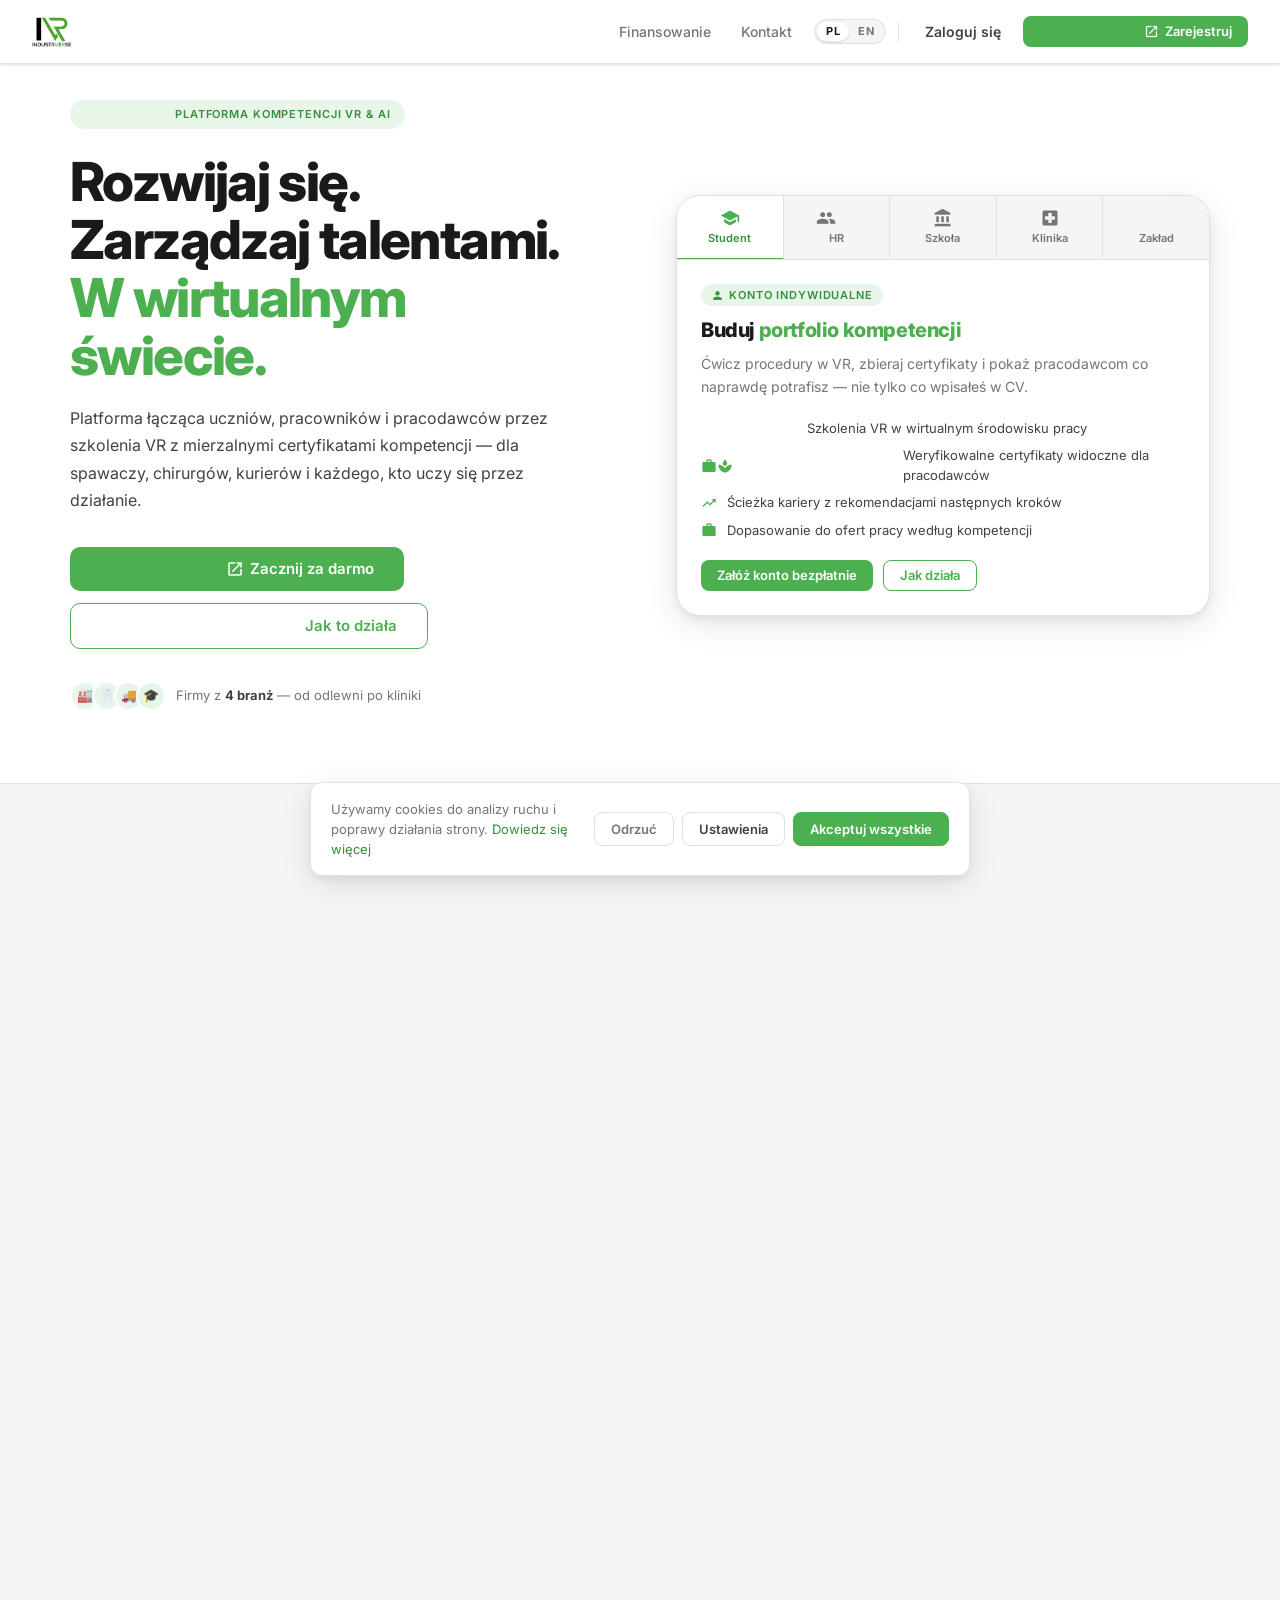
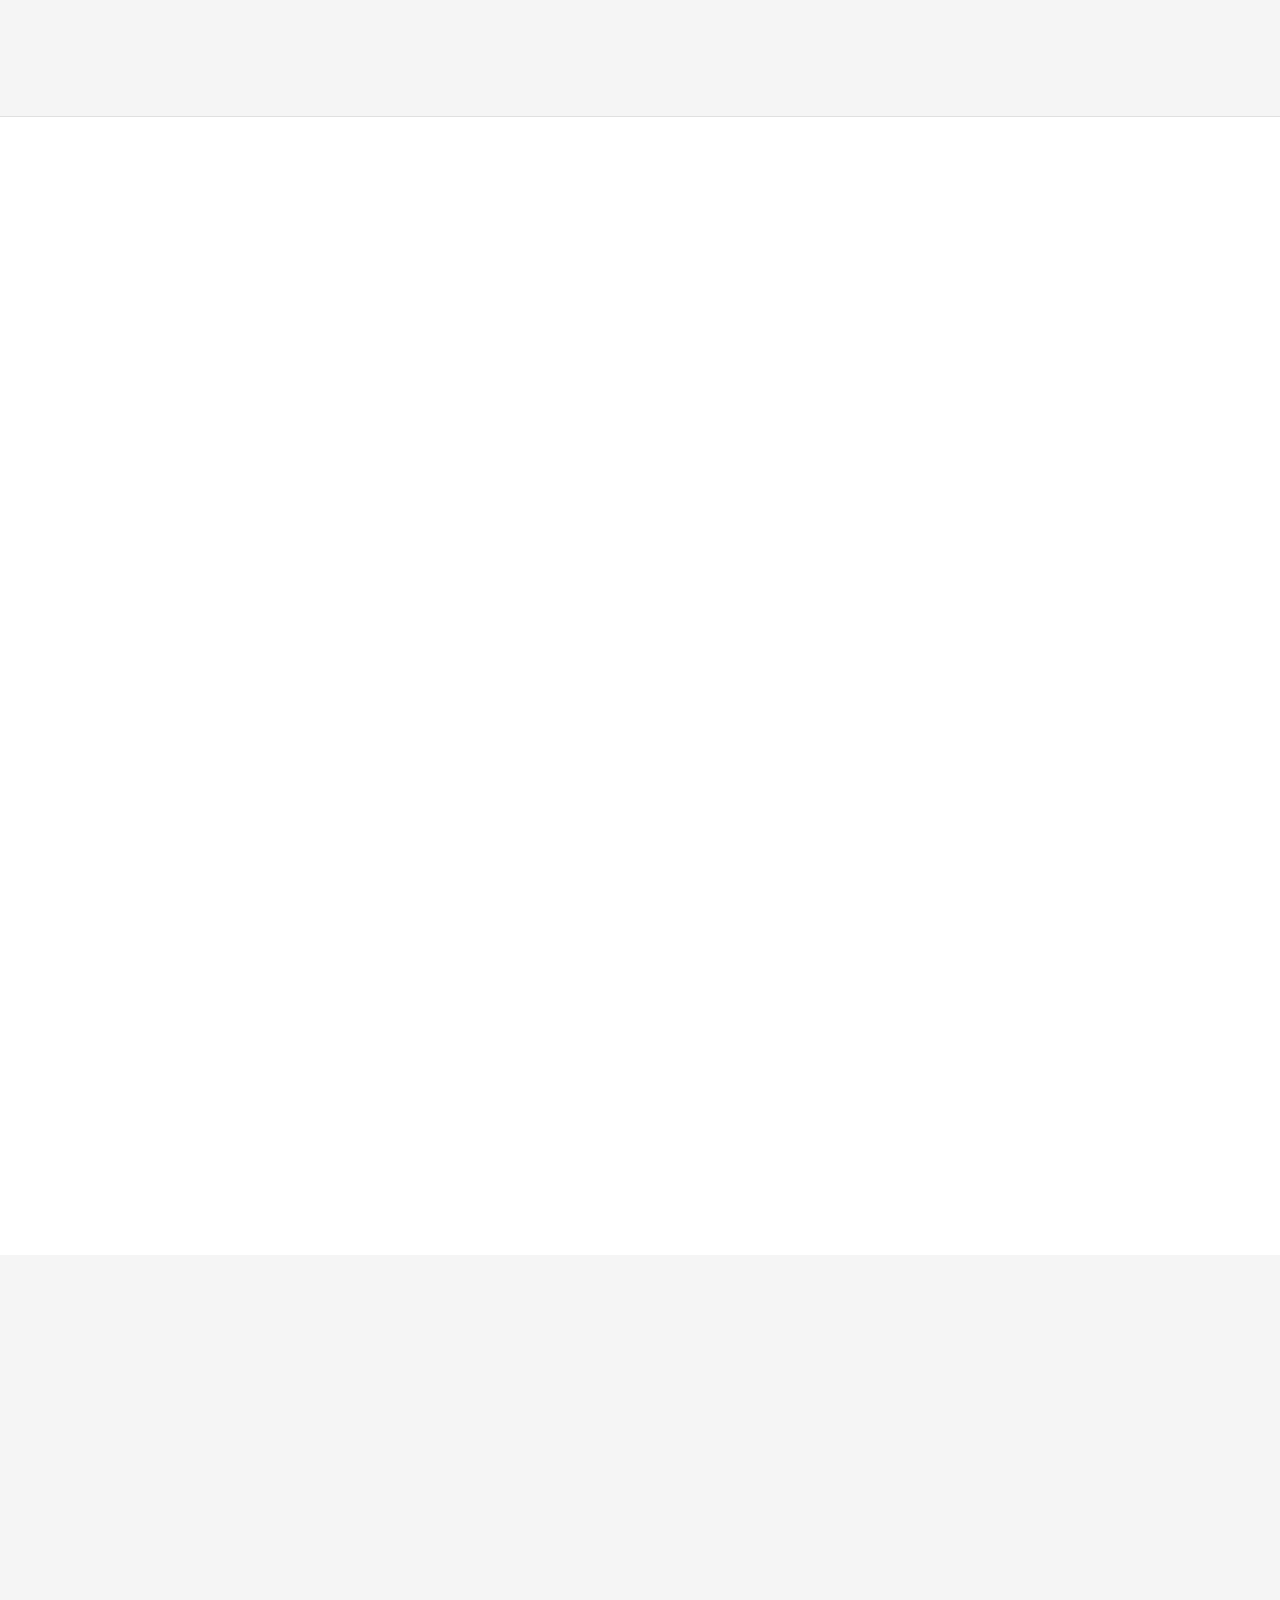
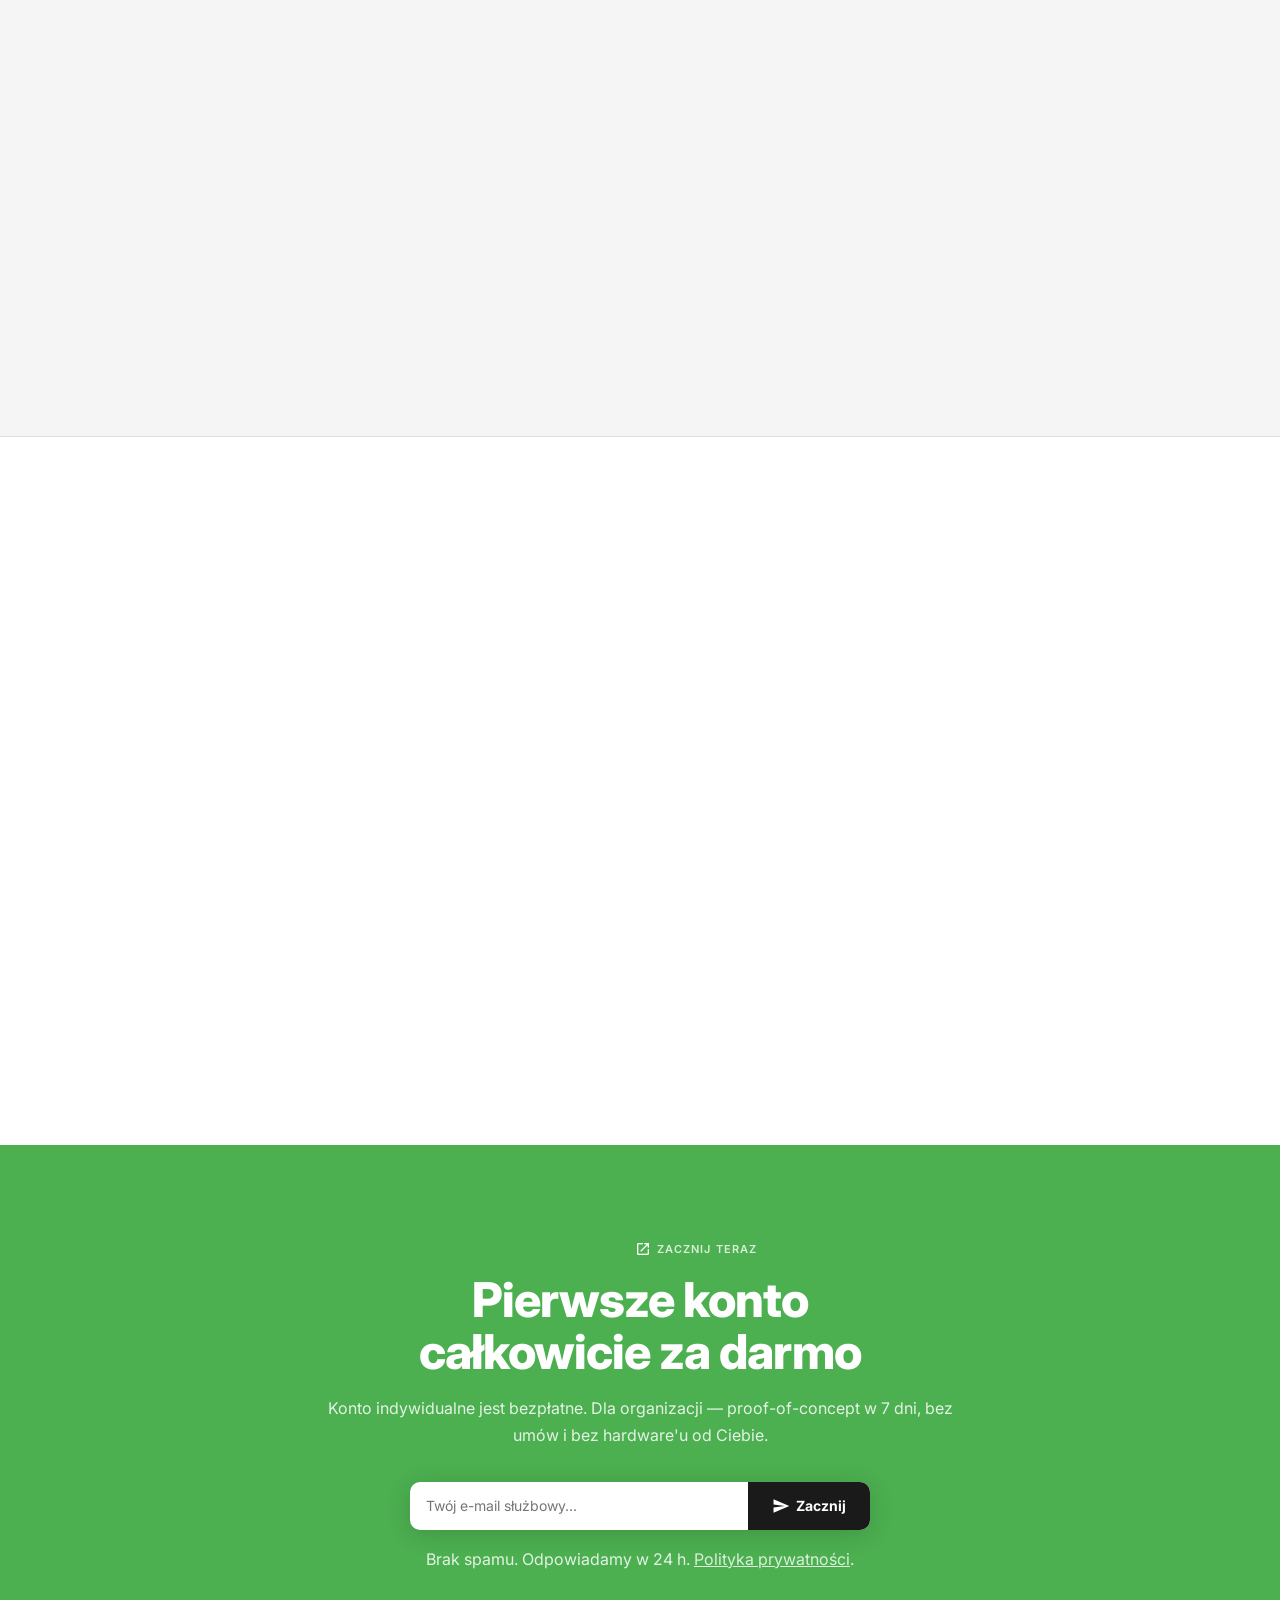
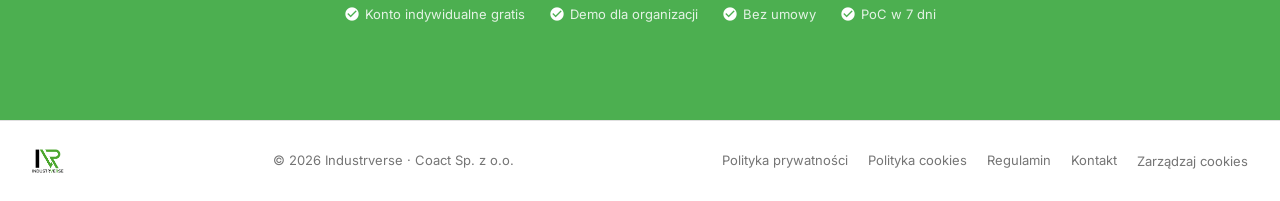
<file: index.html>
<!DOCTYPE html>
<html lang="pl">
<head>
  <meta charset="UTF-8">
  <meta name="viewport" content="width=device-width, initial-scale=1.0">
  <meta name="description" content="Industrverse — platforma szkoleń VR i AI dla uczniów, pracowników i organizacji. Buduj kompetencje, zarządzaj talentami, mierz ROI szkoleń.">
  <title>Industrverse — Rozwijaj kompetencje. Zarządzaj talentami.</title>

  <!-- Open Graph -->
  <meta property="og:title" content="Industrverse — Rozwijaj kompetencje. Zarządzaj talentami.">
  <meta property="og:description" content="Platforma szkoleń VR i AI. Certyfikaty kompetencji, zarządzanie talentami, onboarding 2× szybciej.">
  <meta property="og:type" content="website">
  <meta property="og:url" content="https://industrverse.com">

  <!-- Fonts: Inter -->
  <link rel="preconnect" href="https://fonts.googleapis.com">
  <link rel="preconnect" href="https://fonts.gstatic.com" crossorigin>
  <link href="https://fonts.googleapis.com/css2?family=Inter:wght@300;400;500;600;700;800&display=swap" rel="stylesheet">

  <!-- Favicon -->
  <link rel="icon" type="image/png" href="img/favicon.png?v=2">
  <link rel="shortcut icon" href="img/favicon.png?v=2">
  <link rel="apple-touch-icon" href="img/favicon.png?v=2">

  <!-- Material Icons (MUI) -->
  <link href="https://fonts.googleapis.com/icon?family=Material+Icons" rel="stylesheet">

  <!-- Styles -->
  <link rel="stylesheet" href="css/variables.css">
  <link rel="stylesheet" href="css/base.css">
  <link rel="stylesheet" href="css/nav.css">
  <link rel="stylesheet" href="css/hero.css">
  <link rel="stylesheet" href="css/sections.css">
  <link rel="stylesheet" href="css/cta.css">
  <link rel="stylesheet" href="css/cookies.css">
</head>
<body>

<!-- ══════════════════════════════════════════════════════════
     NAVIGATION
══════════════════════════════════════════════════════════ -->
<nav>
  <a href="/" class="nav-logo">
    <img src="img/logo.png" alt="Industrverse" class="nav-logo-img">
  </a>

  <ul role="navigation" aria-label="Menu główne" class="nav-links">
    <li><a href="/finansowanie" data-i18n="nav_financing">Finansowanie</a></li>
    <li><a href="mailto:contact@industrverse.com" data-i18n="nav_contact">Kontakt</a></li>
  </ul>

  <div class="nav-actions">
    <div class="lang-toggle" role="group" aria-label="Język">
      <button class="lang-btn active" data-lang="pl">PL</button>
      <button class="lang-btn" data-lang="en">EN</button>
    </div>
    <div class="nav-divider" aria-hidden="true"></div>
    <a href="https://app.industrverse.com/login" class="nav-login" data-i18n="nav_login">Zaloguj się</a>
    <a href="https://app.industrverse.com/register" class="btn btn-green btn-sm">
      <span class="material-icons">rocket_launch</span>
      <span data-i18n="nav_register">Zarejestruj</span>
    </a>
  </div>
</nav>


<!-- ══════════════════════════════════════════════════════════
     HERO
══════════════════════════════════════════════════════════ -->
<section id="hero" aria-labelledby="hero-heading">
  <div class="hero-inner">

    <!-- Left: headline + CTA -->
    <div class="hero-left">
      <div class="hero-eyebrow">
        <span class="material-icons" aria-hidden="true">vrpano</span>
        <span data-i18n="hero_eyebrow">Platforma kompetencji VR &amp; AI</span>
      </div>

      <h1 id="hero-heading" class="hero-h">
        <span class="b" data-i18n="hero_h1_1">Rozwijaj się.</span>
        <span class="b" data-i18n="hero_h1_2">Zarządzaj talentami.</span>
        <span class="g" data-i18n="hero_h1_3">W wirtualnym świecie.</span>
      </h1>

      <p class="hero-sub" data-i18n="hero_sub">
        Platforma łącząca uczniów, pracowników i pracodawców przez szkolenia VR
        z mierzalnymi certyfikatami kompetencji — dla spawaczy, chirurgów, kurierów
        i każdego, kto uczy się przez działanie.
      </p>

      <div class="hero-actions">
        <a href="https://app.industrverse.com/register" class="btn btn-green btn-lg">
          <span class="material-icons" aria-hidden="true">rocket_launch</span>
          <span data-i18n="hero_cta_primary">Zacznij za darmo</span>
        </a>
        <a href="#how" class="btn btn-outline btn-lg">
          <span class="material-icons" aria-hidden="true">play_circle</span>
          <span data-i18n="hero_cta_secondary">Jak to działa</span>
        </a>
      </div>

      <div class="hero-trust">
        <div class="trust-faces" aria-hidden="true">
          <div class="tf">🏭</div>
          <div class="tf">🦷</div>
          <div class="tf">🚚</div>
          <div class="tf">🎓</div>
        </div>
        <p class="trust-txt" data-i18n-html="hero_trust_html">
          Firmy z <strong>4 branż</strong> — od odlewni po kliniki
        </p>
      </div>
    </div>

    <!-- Right: persona switcher -->
    <div class="hero-right">
      <div class="ps-card" role="region" aria-label="Wybierz swój profil">

        <!-- Tabs -->
        <div class="ps-tabs" role="tablist" aria-label="Typy użytkowników">
          <button class="ps-tab active" data-panel="student" role="tab" aria-selected="true" aria-controls="panel-student">
            <span class="material-icons" aria-hidden="true">school</span>
            <span data-i18n="tab_student">Student</span>
          </button>
          <button class="ps-tab" data-panel="hr" role="tab" aria-selected="false" aria-controls="panel-hr">
            <span class="material-icons" aria-hidden="true">groups</span>
            <span data-i18n="tab_hr">HR</span>
          </button>
          <button class="ps-tab" data-panel="edu" role="tab" aria-selected="false" aria-controls="panel-edu">
            <span class="material-icons" aria-hidden="true">account_balance</span>
            <span data-i18n="tab_edu">Szkoła</span>
          </button>
          <button class="ps-tab" data-panel="med" role="tab" aria-selected="false" aria-controls="panel-med">
            <span class="material-icons" aria-hidden="true">local_hospital</span>
            <span data-i18n="tab_med">Klinika</span>
          </button>
          <button class="ps-tab" data-panel="industry" role="tab" aria-selected="false" aria-controls="panel-industry">
            <span class="material-icons" aria-hidden="true">factory</span>
            <span data-i18n="tab_industry">Zakład</span>
          </button>
        </div>

        <!-- Panel: Student -->
        <div class="ps-panel active" id="panel-student" role="tabpanel">
          <div class="ps-label">
            <span class="material-icons" aria-hidden="true">person</span>
            <span data-i18n="ps_student_label">Konto indywidualne</span>
          </div>
          <h3 data-i18n-html="ps_student_h3_html">Buduj <span class="g">portfolio kompetencji</span></h3>
          <p data-i18n="ps_student_p">Ćwicz procedury w VR, zbieraj certyfikaty i pokaż pracodawcom co naprawdę potrafisz — nie tylko co wpisałeś w CV.</p>
          <ul class="ps-feats" aria-label="Funkcje">
            <li class="ps-feat"><span class="material-icons" aria-hidden="true">vrpano</span><span data-i18n="ps_student_feat1">Szkolenia VR w wirtualnym środowisku pracy</span></li>
            <li class="ps-feat"><span class="material-icons" aria-hidden="true">workspace_premium</span><span data-i18n="ps_student_feat2">Weryfikowalne certyfikaty widoczne dla pracodawców</span></li>
            <li class="ps-feat"><span class="material-icons" aria-hidden="true">trending_up</span><span data-i18n="ps_student_feat3">Ścieżka kariery z rekomendacjami następnych kroków</span></li>
            <li class="ps-feat"><span class="material-icons" aria-hidden="true">work</span><span data-i18n="ps_student_feat4">Dopasowanie do ofert pracy według kompetencji</span></li>
          </ul>
          <div class="ps-btns">
            <a href="https://app.industrverse.com/register" class="btn btn-green btn-sm" data-i18n="ps_student_btn1">Załóż konto bezpłatnie</a>
            <a href="#how" class="btn btn-outline btn-sm" data-i18n="ps_student_btn2">Jak działa</a>
          </div>
        </div>

        <!-- Panel: HR -->
        <div class="ps-panel" id="panel-hr" role="tabpanel">
          <div class="ps-label">
            <span class="material-icons" aria-hidden="true">person</span>
            <span data-i18n="ps_hr_label">Konto indywidualne — HR</span>
          </div>
          <h3 data-i18n-html="ps_hr_h3_html">Zarządzaj <span class="g">talentami i ROI</span></h3>
          <p data-i18n="ps_hr_p">Mierz kompetencje każdego pracownika danymi — nie intuicją. Śledź postępy i pokazuj zarządowi konkretny zwrot z inwestycji.</p>
          <ul class="ps-feats">
            <li class="ps-feat"><span class="material-icons" aria-hidden="true">dashboard</span><span data-i18n="ps_hr_feat1">Dashboard talentów z mapą kompetencji całego zespołu</span></li>
            <li class="ps-feat"><span class="material-icons" aria-hidden="true">savings</span><span data-i18n="ps_hr_feat2">Raport ROI — koszty szkoleń vs. efekty operacyjne</span></li>
            <li class="ps-feat"><span class="material-icons" aria-hidden="true">track_changes</span><span data-i18n="ps_hr_feat3">Automatyczna identyfikacja luk kompetencyjnych</span></li>
          </ul>
          <div class="ps-btns">
            <a href="https://app.industrverse.com/register" class="btn btn-green btn-sm" data-i18n="ps_hr_btn1">Wypróbuj demo</a>
            <a href="#accounts" class="btn btn-outline btn-sm" data-i18n="ps_hr_btn2">Możliwości</a>
          </div>
        </div>

        <!-- Panel: School -->
        <div class="ps-panel" id="panel-edu" role="tabpanel">
          <div class="ps-label">
            <span class="material-icons" aria-hidden="true">business</span>
            <span data-i18n="ps_edu_label">Konto organizacji — edukacja</span>
          </div>
          <h3 data-i18n-html="ps_edu_h3_html">Wirtualne laboratoria dla <span class="g">każdego kierunku</span></h3>
          <p data-i18n="ps_edu_p">Daj uczniom dostęp do sprzętu, którego szkoła fizycznie nie posiada. Mierz efekty kształcenia obiektywnie.</p>
          <ul class="ps-feats">
            <li class="ps-feat"><span class="material-icons" aria-hidden="true">science</span><span data-i18n="ps_edu_feat1">Wirtualne laboratoria techniczne, medyczne i zawodowe</span></li>
            <li class="ps-feat"><span class="material-icons" aria-hidden="true">grade</span><span data-i18n="ps_edu_feat2">Obiektywne ocenianie na podstawie danych z sesji VR</span></li>
            <li class="ps-feat"><span class="material-icons" aria-hidden="true">connect_without_contact</span><span data-i18n="ps_edu_feat3">Profile uczniów widoczne dla firm-partnerów</span></li>
          </ul>
          <div class="ps-btns">
            <a href="#cta" class="btn btn-green btn-sm" data-i18n="ps_edu_btn1">Umów demo</a>
            <a href="#accounts" class="btn btn-outline btn-sm" data-i18n="ps_edu_btn2">Plany dla szkół</a>
          </div>
        </div>

        <!-- Panel: Medical -->
        <div class="ps-panel" id="panel-med" role="tabpanel">
          <div class="ps-label">
            <span class="material-icons" aria-hidden="true">business</span>
            <span data-i18n="ps_med_label">Konto organizacji — medycyna</span>
          </div>
          <h3 data-i18n-html="ps_med_h3_html">Szkolenia proceduralne <span class="g">bez ryzyka dla pacjenta</span></h3>
          <p data-i18n="ps_med_p">Rezydenci i asystenci ćwiczą zabiegi dziesiątki razy zanim dotkną prawdziwego narzędzia. Pełna dokumentacja każdej sesji.</p>
          <ul class="ps-feats">
            <li class="ps-feat"><span class="material-icons" aria-hidden="true">medical_services</span><span data-i18n="ps_med_feat1">Zabiegi w VR — stomatologia, chirurgia, diagnostyka</span></li>
            <li class="ps-feat"><span class="material-icons" aria-hidden="true">fact_check</span><span data-i18n="ps_med_feat2">Dokumentacja zgodna z wymogami akredytacji</span></li>
            <li class="ps-feat"><span class="material-icons" aria-hidden="true">security</span><span data-i18n="ps_med_feat3">Bezpieczeństwo danych — RODO / HL7</span></li>
          </ul>
          <div class="ps-btns">
            <a href="#cta" class="btn btn-green btn-sm" data-i18n="ps_med_btn1">Umów demo</a>
            <a href="#accounts" class="btn btn-outline btn-sm" data-i18n="ps_med_btn2">Plany dla klinik</a>
          </div>
        </div>

        <!-- Panel: Industry -->
        <div class="ps-panel" id="panel-industry" role="tabpanel">
          <div class="ps-label">
            <span class="material-icons" aria-hidden="true">business</span>
            <span data-i18n="ps_industry_label">Konto organizacji — przemysł</span>
          </div>
          <h3 data-i18n-html="ps_industry_h3_html">Zarządzaj szkoleniami <span class="g">i kompetencjami załogi</span></h3>
          <p data-i18n="ps_industry_p">Spawacze, operatorzy, kurierzy — gotowi do pracy 2× szybciej. BHP, onboarding i recertyfikacja w jednej platformie.</p>
          <ul class="ps-feats">
            <li class="ps-feat"><span class="material-icons" aria-hidden="true">precision_manufacturing</span><span data-i18n="ps_industry_feat1">Symulacje hali, maszyn i tras kurierskich</span></li>
            <li class="ps-feat"><span class="material-icons" aria-hidden="true">health_and_safety</span><span data-i18n="ps_industry_feat2">Szkolenia BHP — zero wypadków w symulacji</span></li>
            <li class="ps-feat"><span class="material-icons" aria-hidden="true">bar_chart</span><span data-i18n="ps_industry_feat3">Dashboard gotowości operacyjnej całej załogi</span></li>
          </ul>
          <div class="ps-btns">
            <a href="#cta" class="btn btn-green btn-sm" data-i18n="ps_industry_btn1">Umów demo</a>
            <a href="#accounts" class="btn btn-outline btn-sm" data-i18n="ps_industry_btn2">Plany dla firm</a>
          </div>
        </div>

      </div><!-- /.ps-card -->
    </div><!-- /.hero-right -->
  </div><!-- /.hero-inner -->
</section>


<!-- ══════════════════════════════════════════════════════════
     STATS STRIP
══════════════════════════════════════════════════════════ -->
<div class="stats-strip reveal" role="region" aria-label="Kluczowe metryki">
  <div class="ss"><div class="ss-n">50%</div><div class="ss-l" data-i18n="stat1_l">krótszy onboarding</div></div>
  <div class="ss"><div class="ss-n">3×</div><div class="ss-l" data-i18n="stat2_l">lepsza retencja niż e-learning</div></div>
  <div class="ss"><div class="ss-n">170%</div><div class="ss-l" data-i18n="stat3_l">więcej leadów (GIFA 2019)</div></div>
  <div class="ss"><div class="ss-n">0 zł</div><div class="ss-l" data-i18n="stat4_l">koszt błędu w symulacji</div></div>
</div>


<!-- ══════════════════════════════════════════════════════════
     LOGOS
══════════════════════════════════════════════════════════ -->
<div class="logos-strip reveal" role="region" aria-label="Nasi klienci">
  <span class="logos-lbl" data-i18n="logos_label">Zaufali nam</span>
  <div class="logos-row">
    <span class="lg-n">Krakodlew S.A.</span>
    <span class="lg-n">Towarzystwo Oświatowe Ziemi Chrzanowskiej</span>
    <span class="lg-n">Klaster Innowacyjne Odlewnictwo</span>
  </div>
</div>


<!-- ══════════════════════════════════════════════════════════
     HOW IT WORKS
══════════════════════════════════════════════════════════ -->
<section id="how" aria-labelledby="how-heading">
  <div class="wrap">

    <div class="how-head reveal">
      <div class="section-tag">
        <span class="material-icons" aria-hidden="true">route</span>
        <span data-i18n="how_tag">Jak działa</span>
      </div>
      <h2 id="how-heading" data-i18n-html="how_h2_html">Od procedury do <span class="g">mierzalnej kompetencji</span></h2>
      <p data-i18n="how_sub">Trzy kroki — niezależnie czy jesteś studentem, szpitalem czy zakładem produkcyjnym.</p>
    </div>

    <div class="steps reveal">

      <article class="step">
        <div class="step-num" aria-hidden="true">01</div>
        <div class="step-ico"><span class="material-icons" aria-hidden="true">folder_open</span></div>
        <h3 data-i18n="step1_h3">Wchodzisz do platformy</h3>
        <p data-i18n-html="step1_p_html">Zakładasz konto indywidualne lub organizacyjne. Wybierasz szkolenia z biblioteki lub <strong>zlecasz digitalizację własnych procedur</strong> — wdrożenie w 2–4 tygodnie.</p>
      </article>

      <article class="step">
        <div class="step-num" aria-hidden="true">02</div>
        <div class="step-ico"><span class="material-icons" aria-hidden="true">vrpano</span></div>
        <h3 data-i18n="step2_h3">Ćwiczysz w VR</h3>
        <p data-i18n-html="step2_p_html">Wchodzisz do <strong>wirtualnej repliki miejsca pracy</strong> — gabinetu, magazynu, hali produkcyjnej. Każda decyzja rejestrowana i oceniana przez algorytm.</p>
      </article>

      <article class="step">
        <div class="step-num" aria-hidden="true">03</div>
        <div class="step-ico"><span class="material-icons" aria-hidden="true">workspace_premium</span></div>
        <h3 data-i18n="step3_h3">Certyfikat i dane</h3>
        <p data-i18n-html="step3_p_html">Dostajesz <strong>weryfikowalny certyfikat kompetencji</strong>. Menedżer i HR widzą dane z każdej sesji. Portfolio rośnie z każdym ukończonym modułem.</p>
      </article>

    </div>
  </div>
</section>


<!-- ══════════════════════════════════════════════════════════
     ACCOUNT TYPES
══════════════════════════════════════════════════════════ -->
<section id="accounts" aria-labelledby="accounts-heading">
  <div class="wrap">

    <div class="acc-head reveal">
      <div class="section-tag">
        <span class="material-icons" aria-hidden="true">manage_accounts</span>
        <span data-i18n="acc_tag">Typy kont</span>
      </div>
      <h2 id="accounts-heading" data-i18n-html="acc_h2_html">Jedno środowisko, <span class="g">wiele ról</span></h2>
      <p data-i18n="acc_sub">Konta indywidualne to serce platformy — organizacje budują na ich bazie.</p>
    </div>

    <div class="acc-layout">

      <!-- ── FEATURED: INDIVIDUAL ── -->
      <div class="acc-group featured reveal">
        <div class="acc-group-header">
          <div class="acc-gh-ico"><span class="material-icons" aria-hidden="true">person</span></div>
          <div>
            <div class="acc-gh-title" data-i18n="acc_ind_title">Konto indywidualne</div>
            <div class="acc-gh-sub" data-i18n="acc_ind_sub">Fundament całej platformy — dla każdego użytkownika</div>
          </div>
          <div class="acc-featured-pill">
            <span class="material-icons" aria-hidden="true">star</span>
            <span data-i18n="acc_featured_pill">Kluczowe</span>
          </div>
        </div>

        <div class="acc-personas">

          <a class="acc-persona" href="https://app.industrverse.com/register">
            <div class="ap-ico-wrap"><span class="material-icons" aria-hidden="true">school</span></div>
            <div class="ap-body">
              <div class="ap-title">
                <span data-i18n="persona_student_title">Uczeń / Student</span>
                <span class="ap-badge" data-i18n="persona_student_badge">Bezpłatne</span>
              </div>
              <p class="ap-desc" data-i18n="persona_student_desc">Szkoła zawodowa, technikum lub uczelnia. Budujesz kompetencje, portfolio i certyfikaty widoczne dla pracodawców.</p>
              <div class="ap-chips">
                <span class="ap-chip" data-i18n="persona_student_chip1">Portfolio VR</span>
                <span class="ap-chip" data-i18n="persona_student_chip2">Certyfikaty</span>
                <span class="ap-chip" data-i18n="persona_student_chip3">Ścieżka kariery</span>
              </div>
            </div>
            <div class="ap-arrow"><span class="material-icons" aria-hidden="true">arrow_forward</span></div>
          </a>

          <a class="acc-persona" href="https://app.industrverse.com/register">
            <div class="ap-ico-wrap"><span class="material-icons" aria-hidden="true">badge</span></div>
            <div class="ap-body">
              <div class="ap-title" data-i18n="persona_worker_title">Pracownik / Specjalista</div>
              <p class="ap-desc" data-i18n="persona_worker_desc">Rozwijasz się zawodowo niezależnie od pracodawcy. Uzupełniasz kwalifikacje i budujesz profil kompetencyjny na rynek pracy.</p>
              <div class="ap-chips">
                <span class="ap-chip" data-i18n="persona_worker_chip1">Szkolenia on-demand</span>
                <span class="ap-chip" data-i18n="persona_worker_chip2">Recertyfikacja</span>
                <span class="ap-chip" data-i18n="persona_worker_chip3">Profil publiczny</span>
              </div>
            </div>
            <div class="ap-arrow"><span class="material-icons" aria-hidden="true">arrow_forward</span></div>
          </a>

          <a class="acc-persona" href="https://app.industrverse.com/register">
            <div class="ap-ico-wrap"><span class="material-icons" aria-hidden="true">groups</span></div>
            <div class="ap-body">
              <div class="ap-title" data-i18n="persona_hr_title">Menedżer HR / L&amp;D</div>
              <p class="ap-desc" data-i18n="persona_hr_desc">Zarządzasz talentami i ROI szkoleń. Masz wgląd w kompetencje zespołu i optymalizujesz budżet szkoleniowy danymi.</p>
              <div class="ap-chips">
                <span class="ap-chip" data-i18n="persona_hr_chip1">Dashboard talentów</span>
                <span class="ap-chip" data-i18n="persona_hr_chip2">Mapa kompetencji</span>
                <span class="ap-chip" data-i18n="persona_hr_chip3">Raport ROI</span>
              </div>
            </div>
            <div class="ap-arrow"><span class="material-icons" aria-hidden="true">arrow_forward</span></div>
          </a>

        </div>
      </div><!-- /.featured -->

      <!-- ── ORG ACCOUNTS ── -->
      <div class="acc-orgs">

        <div class="acc-group reveal" style="transition-delay: 0.07s">
          <div class="acc-group-header">
            <div class="acc-gh-ico"><span class="material-icons" aria-hidden="true">account_balance</span></div>
            <div>
              <div class="acc-gh-title" data-i18n="org_edu_title">Jednostka edukacyjna</div>
              <div class="acc-gh-sub" data-i18n="org_edu_sub">Szkoły zawodowe, technika, uczelnie</div>
            </div>
          </div>
          <div class="acc-personas single">
            <a class="acc-persona" href="#cta">
              <div class="ap-ico-wrap"><span class="material-icons" aria-hidden="true">science</span></div>
              <div class="ap-body">
                <div class="ap-title" data-i18n="org_edu_vl_title">Wirtualne laboratoria</div>
                <p class="ap-desc" data-i18n="org_edu_vl_desc">Sprzęt, którego szkoła fizycznie nie posiada — dostępny dla każdego ucznia w VR.</p>
                <div class="ap-chips"><span class="ap-chip" data-i18n="org_edu_chip1">Klasy VR</span><span class="ap-chip" data-i18n="org_edu_chip2">Ocenianie</span><span class="ap-chip" data-i18n="org_edu_chip3">Raporty</span></div>
              </div>
              <div class="ap-arrow"><span class="material-icons" aria-hidden="true">arrow_forward</span></div>
            </a>
          </div>
        </div>

        <div class="acc-group reveal" style="transition-delay: 0.12s">
          <div class="acc-group-header">
            <div class="acc-gh-ico"><span class="material-icons" aria-hidden="true">emoji_events</span></div>
            <div>
              <div class="acc-gh-title" data-i18n="org_train_title">Jednostka szkoleniowa</div>
              <div class="acc-gh-sub" data-i18n="org_train_sub">Ośrodki szkoleniowe, firmy certyfikujące</div>
            </div>
          </div>
          <div class="acc-personas single">
            <a class="acc-persona" href="#cta">
              <div class="ap-ico-wrap"><span class="material-icons" aria-hidden="true">verified</span></div>
              <div class="ap-body">
                <div class="ap-title" data-i18n="org_train_cert_title">Certyfikacja &amp; autoryzacja</div>
                <p class="ap-desc" data-i18n="org_train_cert_desc">Twórz i sprzedawaj własne ścieżki certyfikacyjne oparte na symulacjach VR.</p>
                <div class="ap-chips"><span class="ap-chip" data-i18n="org_train_chip1">White-label</span><span class="ap-chip" data-i18n="org_train_chip2">API certyfikatów</span></div>
              </div>
              <div class="ap-arrow"><span class="material-icons" aria-hidden="true">arrow_forward</span></div>
            </a>
          </div>
        </div>

        <div class="acc-group reveal" style="transition-delay: 0.17s">
          <div class="acc-group-header">
            <div class="acc-gh-ico"><span class="material-icons" aria-hidden="true">local_hospital</span></div>
            <div>
              <div class="acc-gh-title" data-i18n="org_med_title">Jednostka medyczna</div>
              <div class="acc-gh-sub" data-i18n="org_med_sub">Szpitale, przychodnie, ochrona zdrowia</div>
            </div>
          </div>
          <div class="acc-personas single">
            <a class="acc-persona" href="#cta">
              <div class="ap-ico-wrap"><span class="material-icons" aria-hidden="true">medical_services</span></div>
              <div class="ap-body">
                <div class="ap-title" data-i18n="org_med_proc_title">Szkolenia proceduralne</div>
                <p class="ap-desc" data-i18n="org_med_proc_desc">Rezydenci ćwiczą zabiegi w VR — zero ryzyka dla pacjenta, pełna dokumentacja sesji.</p>
                <div class="ap-chips"><span class="ap-chip">RODO</span><span class="ap-chip" data-i18n="org_med_chip2">Akredytacja</span><span class="ap-chip">HL7</span></div>
              </div>
              <div class="ap-arrow"><span class="material-icons" aria-hidden="true">arrow_forward</span></div>
            </a>
          </div>
        </div>

        <div class="acc-group reveal" style="transition-delay: 0.22s">
          <div class="acc-group-header">
            <div class="acc-gh-ico"><span class="material-icons" aria-hidden="true">factory</span></div>
            <div>
              <div class="acc-gh-title" data-i18n="org_industry_title">Firma / Zakład przemysłowy</div>
              <div class="acc-gh-sub" data-i18n="org_industry_sub">Produkcja, logistyka, budownictwo, kurierzy</div>
            </div>
          </div>
          <div class="acc-personas single">
            <a class="acc-persona" href="#cta">
              <div class="ap-ico-wrap"><span class="material-icons" aria-hidden="true">precision_manufacturing</span></div>
              <div class="ap-body">
                <div class="ap-title" data-i18n="org_industry_onb_title">Onboarding &amp; kompetencje</div>
                <p class="ap-desc" data-i18n="org_industry_onb_desc">Spawacze, operatorzy, kurierzy — gotowi 2× szybciej. BHP i recertyfikacja w jednym miejscu.</p>
                <div class="ap-chips"><span class="ap-chip" data-i18n="org_industry_chip1">Symulacje</span><span class="ap-chip">BHP</span><span class="ap-chip" data-i18n="org_industry_chip3">Dashboard</span></div>
              </div>
              <div class="ap-arrow"><span class="material-icons" aria-hidden="true">arrow_forward</span></div>
            </a>
          </div>
        </div>

      </div><!-- /.acc-orgs -->
    </div><!-- /.acc-layout -->
  </div>
</section>


<!-- ══════════════════════════════════════════════════════════
     RESULTS
══════════════════════════════════════════════════════════ -->
<section id="results" aria-labelledby="results-heading">
  <div class="wrap">

    <div class="res-head reveal">
      <div class="section-tag">
        <span class="material-icons" aria-hidden="true">bar_chart</span>
        <span data-i18n="results_tag">Udowodnione wyniki</span>
      </div>
      <h2 id="results-heading" data-i18n-html="results_h2_html">Liczby, nie <span class="g">obietnice</span></h2>
      <p data-i18n="results_sub">Dane z wdrożeń i niezależnych badań rynkowych.</p>
    </div>

    <div class="metrics reveal">
      <div class="mc">
        <div class="mc-n">170%</div>
        <div class="mc-l" data-i18n="metric1_label">Więcej leadów B2B</div>
        <p class="mc-d" data-i18n="metric1_desc">Krakodlew S.A. na GIFA 2019 — wirtualna odlewnia, klienci z 3 kontynentów.</p>
      </div>
      <div class="mc">
        <div class="mc-n">50%</div>
        <div class="mc-l" data-i18n="metric2_label">Krótszy onboarding</div>
        <p class="mc-d" data-i18n="metric2_desc">Gotowość operacyjna w 3 tygodnie zamiast 6.</p>
      </div>
      <div class="mc">
        <div class="mc-n">3×</div>
        <div class="mc-l" data-i18n="metric3_label">Lepsza retencja wiedzy</div>
        <p class="mc-d" data-i18n="metric3_desc">Vs. prezentacje i wideo (PwC VR Learning 2023).</p>
      </div>
      <div class="mc">
        <div class="mc-n">0 zł</div>
        <div class="mc-l" data-i18n="metric4_label">Koszt błędu w szkoleniu</div>
        <p class="mc-d" data-i18n="metric4_desc">Każdy błąd to lekcja — bez konsekwencji dla firmy czy pacjenta.</p>
      </div>
    </div>

    <blockquote class="testimonial reveal">
      <div class="q-icon" aria-hidden="true"><span class="material-icons">format_quote</span></div>
      <div>
        <p class="q-text" data-i18n="testimonial_text">Dzięki Industrverse pokazaliśmy naszą odlewnię setkom potencjalnych klientów bez konieczności ich wizyty w Krakowie. To zupełnie nowy sposób budowania zaufania do marki przemysłowej.</p>
        <footer class="q-src">
          <span class="material-icons" aria-hidden="true">business</span>
          <span data-i18n="testimonial_src">Dyrektor Handlowy · Krakodlew S.A. · GIFA 2019</span>
        </footer>
      </div>
    </blockquote>

  </div>
</section>


<!-- ══════════════════════════════════════════════════════════
     COMPARISON TABLE
══════════════════════════════════════════════════════════ -->
<section id="compare" aria-labelledby="compare-heading">
  <div class="wrap">

    <div class="cmp-head reveal">
      <div class="section-tag">
        <span class="material-icons" aria-hidden="true">compare_arrows</span>
        <span data-i18n="cmp_tag">Porównanie</span>
      </div>
      <h2 id="compare-heading" data-i18n-html="cmp_h2_html">VR vs. <span class="g">tradycyjne metody</span></h2>
      <p data-i18n="cmp_sub">Co dostajesz zamiast slajdów PowerPoint i szkolenia "patrz i ucz się".</p>
    </div>

    <div class="reveal">
      <table>
        <thead>
          <tr>
            <th scope="col" data-i18n="cmp_col_feat">Cecha</th>
            <th scope="col" class="th-no">
              <span class="material-icons" aria-hidden="true">sentiment_dissatisfied</span>
              <span data-i18n="cmp_col_trad">Tradycyjne szkolenie</span>
            </th>
            <th scope="col" class="th-ok">
              <span class="material-icons" aria-hidden="true">vrpano</span>
              <span data-i18n="cmp_col_vr">Industrverse VR</span>
            </th>
          </tr>
        </thead>
        <tbody>
          <tr>
            <td data-i18n="cmp_r1_feat">Koszt błędu uczącego się</td>
            <td><div class="td-n"><span class="material-icons" aria-hidden="true">close</span><span data-i18n="cmp_r1_no">Wysoki — przestój, awaria, ryzyko</span></div></td>
            <td><div class="td-y"><span class="material-icons" aria-hidden="true">check</span><span data-i18n="cmp_r1_yes">Zero — wszystko w symulacji</span></div></td>
          </tr>
          <tr>
            <td data-i18n="cmp_r2_feat">Powtarzalność</td>
            <td><div class="td-n"><span class="material-icons" aria-hidden="true">close</span><span data-i18n="cmp_r2_no">Zależy od instruktora</span></div></td>
            <td><div class="td-y"><span class="material-icons" aria-hidden="true">check</span><span data-i18n="cmp_r2_yes">Identyczna sesja, bez ograniczeń</span></div></td>
          </tr>
          <tr>
            <td data-i18n="cmp_r3_feat">Mierzalność kompetencji</td>
            <td><div class="td-n"><span class="material-icons" aria-hidden="true">close</span><span data-i18n="cmp_r3_no">Subiektywna ocena</span></div></td>
            <td><div class="td-y"><span class="material-icons" aria-hidden="true">check</span><span data-i18n="cmp_r3_yes">Dane: precyzja, czas, błędy</span></div></td>
          </tr>
          <tr>
            <td data-i18n="cmp_r4_feat">Skalowalność</td>
            <td><div class="td-n"><span class="material-icons" aria-hidden="true">close</span><span data-i18n="cmp_r4_no">Jeden instruktor = kilka osób</span></div></td>
            <td><div class="td-y"><span class="material-icons" aria-hidden="true">check</span><span data-i18n="cmp_r4_yes">Cały dział, w dowolnym miejscu</span></div></td>
          </tr>
          <tr>
            <td data-i18n="cmp_r5_feat">Retencja po 30 dniach</td>
            <td><div class="td-n"><span class="material-icons" aria-hidden="true">close</span><span data-i18n="cmp_r5_no">ok. 20–30%</span></div></td>
            <td><div class="td-y"><span class="material-icons" aria-hidden="true">check</span><span data-i18n="cmp_r5_yes">ok. 75% (PwC VR Learning)</span></div></td>
          </tr>
          <tr>
            <td data-i18n="cmp_r6_feat">Certyfikat weryfikowalny</td>
            <td><div class="td-n"><span class="material-icons" aria-hidden="true">close</span><span data-i18n="cmp_r6_no">PDF bez danych z sesji</span></div></td>
            <td><div class="td-y"><span class="material-icons" aria-hidden="true">check</span><span data-i18n="cmp_r6_yes">Certyfikat z pełną historią sesji</span></div></td>
          </tr>
        </tbody>
      </table>
    </div>

  </div>
</section>


<!-- ══════════════════════════════════════════════════════════
     CTA
══════════════════════════════════════════════════════════ -->
<section id="cta" aria-labelledby="cta-heading">
  <div class="cta-inner">

    <div class="section-tag">
      <span class="material-icons" aria-hidden="true">rocket_launch</span>
      <span data-i18n="cta_tag">Zacznij teraz</span>
    </div>

    <h2 id="cta-heading" data-i18n-html="cta_h2_html">Pierwsze konto<br>całkowicie za darmo</h2>

    <p data-i18n="cta_p">Konto indywidualne jest bezpłatne. Dla organizacji — proof-of-concept w 7 dni, bez umów i bez hardware'u od Ciebie.</p>

    <div class="email-row" role="form" aria-label="Formularz zapisu">
      <label for="cta-email" class="sr-only">Adres e-mail</label>
      <input
        type="email"
        id="cta-email"
        name="email"
        placeholder="Twój e-mail służbowy..."
        autocomplete="email"
        aria-label="Twój adres e-mail"
      >
      <button id="cta-submit" type="button" aria-label="Wyślij formularz">
        <span class="material-icons" aria-hidden="true">send</span>
        <span data-i18n="cta_btn">Zacznij</span>
      </button>
    </div>

    <p class="cta-fine" data-i18n-html="cta_fine_html">
      Brak spamu. Odpowiadamy w&nbsp;24&nbsp;h.
      <a href="/polityka-prywatnosci">Polityka prywatności</a>.
    </p>

    <div class="cta-perks" aria-label="Zalety oferty">
      <span class="cta-perk"><span class="material-icons" aria-hidden="true">check_circle</span><span data-i18n="cta_perk1">Konto indywidualne gratis</span></span>
      <span class="cta-perk"><span class="material-icons" aria-hidden="true">check_circle</span><span data-i18n="cta_perk2">Demo dla organizacji</span></span>
      <span class="cta-perk"><span class="material-icons" aria-hidden="true">check_circle</span><span data-i18n="cta_perk3">Bez umowy</span></span>
      <span class="cta-perk"><span class="material-icons" aria-hidden="true">check_circle</span><span data-i18n="cta_perk4">PoC w 7 dni</span></span>
    </div>

  </div>
</section>


<!-- ══════════════════════════════════════════════════════════
     FOOTER
══════════════════════════════════════════════════════════ -->
<footer role="contentinfo">
  <a href="/" class="f-logo">
    <img src="img/logo.png" alt="Industrverse" class="f-logo-img">
  </a>

  <p class="f-copy" data-i18n="footer_copy">© 2026 Industrverse · Coact Sp. z o.o.</p>

  <div class="f-links">
    <a href="/polityka-prywatnosci" data-i18n="footer_privacy">Polityka prywatności</a>
    <a href="/polityka-cookies" data-i18n="footer_cookie_policy">Polityka cookies</a>
    <a href="/regulamin" data-i18n="footer_terms">Regulamin</a>
    <a href="mailto:contact@industrverse.com" data-i18n="footer_contact">Kontakt</a>
    <button id="cookie-manage" class="cookie-manage-btn" data-i18n="footer_cookies">Zarządzaj cookies</button>
  </div>
</footer>

<!-- Visually hidden utility -->
<style>.sr-only{position:absolute;width:1px;height:1px;padding:0;margin:-1px;overflow:hidden;clip:rect(0,0,0,0);white-space:nowrap;border:0}</style>

<!-- ── Cookie banner ── -->
<div id="cookie-banner" class="cookie-banner" role="dialog" aria-label="Powiadomienie o cookies" hidden>
  <div class="cookie-banner-inner">
    <div class="cookie-banner-text">
      <p data-i18n="cookie_banner_text">Używamy cookies do analizy ruchu i poprawy działania strony. <a href="/polityka-cookies" class="cookie-link" data-i18n="cookie_banner_link">Dowiedz się więcej</a></p>
    </div>
    <div class="cookie-banner-actions">
      <button id="cookie-decline"  class="cookie-btn cookie-btn-ghost"   data-i18n="cookie_decline">Odrzuć</button>
      <button id="cookie-settings" class="cookie-btn cookie-btn-outline" data-i18n="cookie_settings">Ustawienia</button>
      <button id="cookie-accept"   class="cookie-btn cookie-btn-primary" data-i18n="cookie_accept">Akceptuj wszystkie</button>
    </div>
  </div>
</div>

<!-- ── Cookie modal ── -->
<div id="cookie-modal" class="cookie-modal" role="dialog" aria-modal="true" aria-label="Ustawienia cookies" hidden>
  <div class="cookie-modal-backdrop"></div>
  <div class="cookie-modal-dialog">
    <div class="cookie-modal-header">
      <span class="cookie-modal-title" data-i18n="cookie_modal_title">Ustawienia cookies</span>
      <button id="cookie-modal-close" class="cookie-modal-close" aria-label="Zamknij">✕</button>
    </div>
    <div class="cookie-modal-body">
      <p class="cookie-modal-intro" data-i18n="cookie_modal_intro">Wybierz, które cookies akceptujesz. Cookies niezbędne zawsze są aktywne. <a href="/polityka-cookies" class="cookie-link" data-i18n="cookie_modal_link">Polityka cookies</a></p>

      <div class="cookie-category">
        <div class="cookie-category-header">
          <div class="cookie-category-meta">
            <span class="cookie-category-name" data-i18n="cookie_necessary">Niezbędne</span>
            <span class="cookie-category-badge" data-i18n="cookie_always_on">Zawsze aktywne</span>
          </div>
          <div class="cookie-toggle cookie-toggle--disabled" role="switch" aria-checked="true" aria-disabled="true">
            <span class="cookie-toggle-track"></span>
            <span class="cookie-toggle-thumb"></span>
          </div>
        </div>
        <p class="cookie-category-desc" data-i18n="cookie_necessary_desc">Wymagane do działania strony: sesja, bezpieczeństwo, preferencje języka.</p>
      </div>

      <div class="cookie-category">
        <div class="cookie-category-header">
          <div class="cookie-category-meta">
            <span class="cookie-category-name" data-i18n="cookie_analytics">Analityczne</span>
          </div>
          <label class="cookie-toggle">
            <input type="checkbox" id="consent-analytics" class="cookie-toggle-input">
            <span class="cookie-toggle-track"></span>
            <span class="cookie-toggle-thumb"></span>
          </label>
        </div>
        <p class="cookie-category-desc" data-i18n="cookie_analytics_desc">Pomagają nam zrozumieć, jak odwiedzasz stronę (Vercel Analytics). Dane są anonimowe.</p>
      </div>
    </div>
    <div class="cookie-modal-footer">
      <button id="cookie-save"       class="cookie-btn cookie-btn-primary" data-i18n="cookie_save">Zapisz ustawienia</button>
      <button id="cookie-accept-all" class="cookie-btn cookie-btn-ghost"   data-i18n="cookie_accept_all_modal">Akceptuj wszystkie</button>
    </div>
  </div>
</div>

<!-- Scripts -->
<script src="js/main.js"></script>

</body>
</html>
</file>
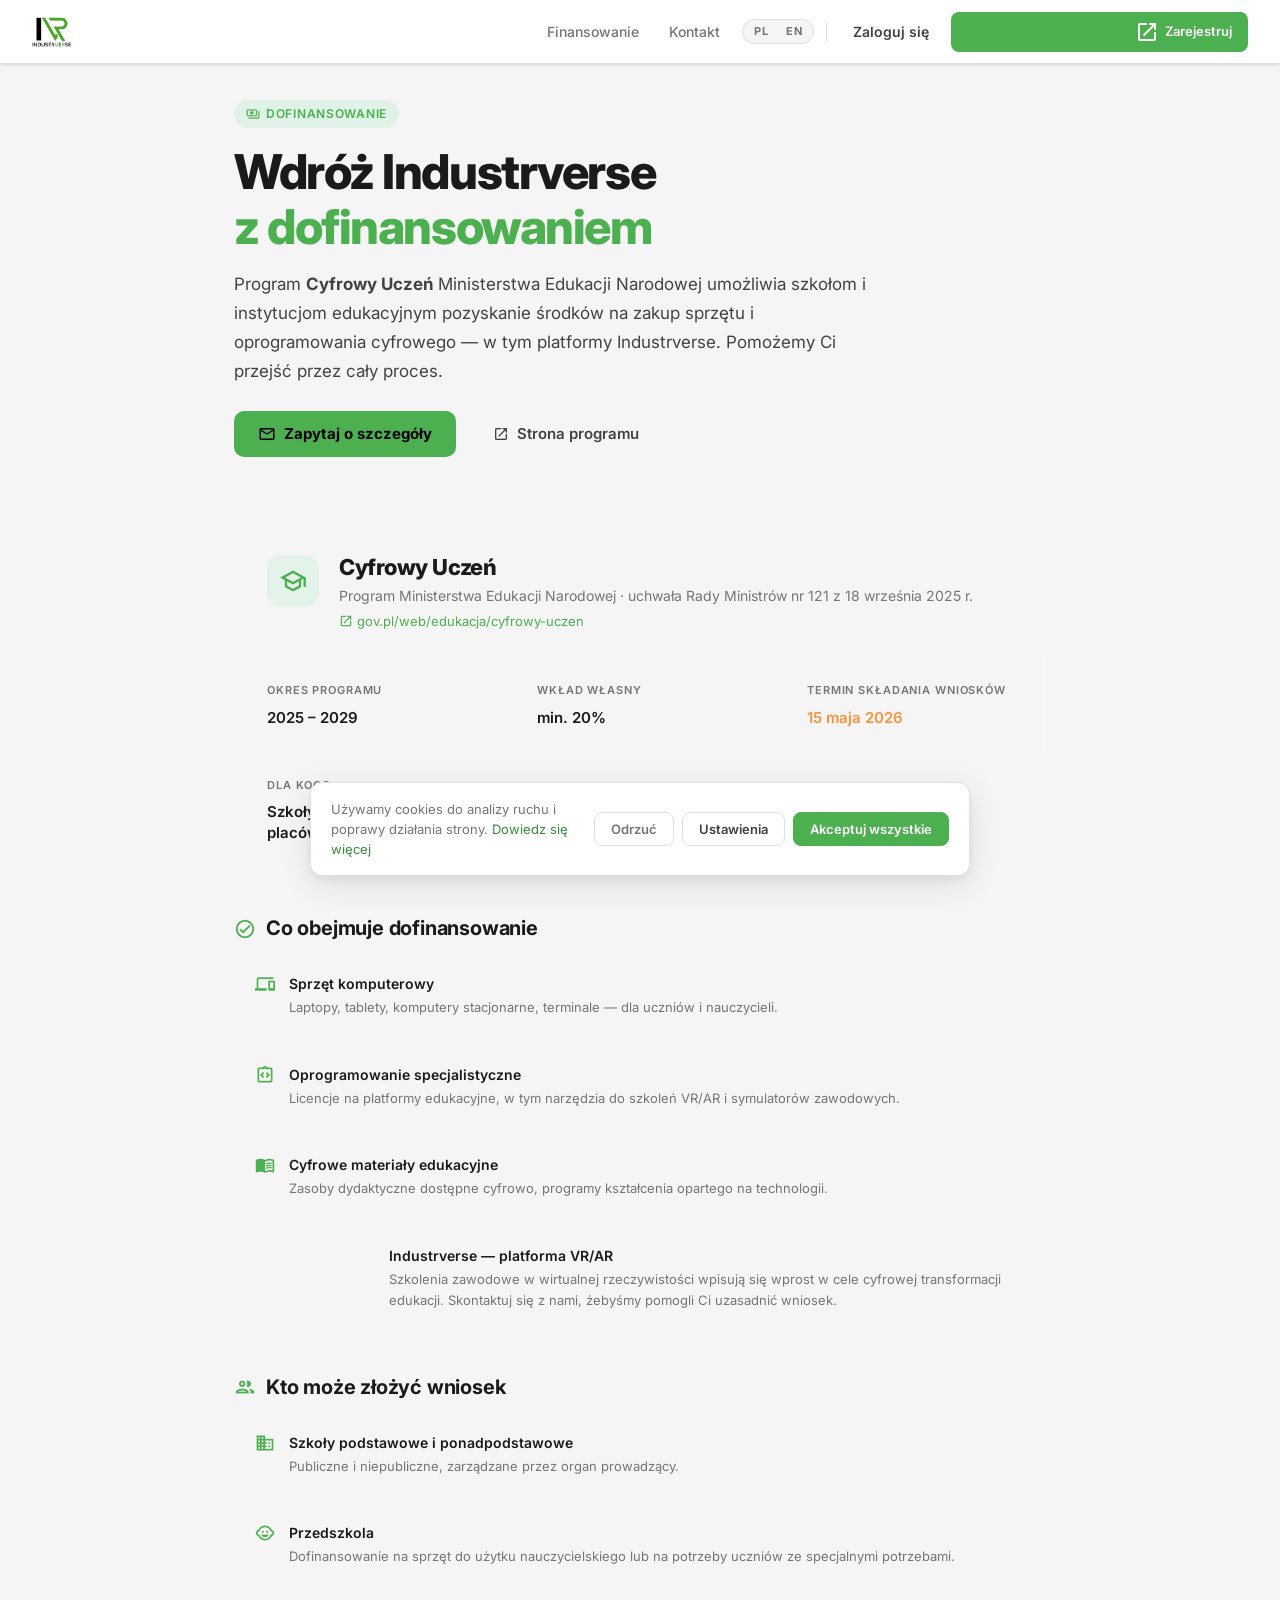
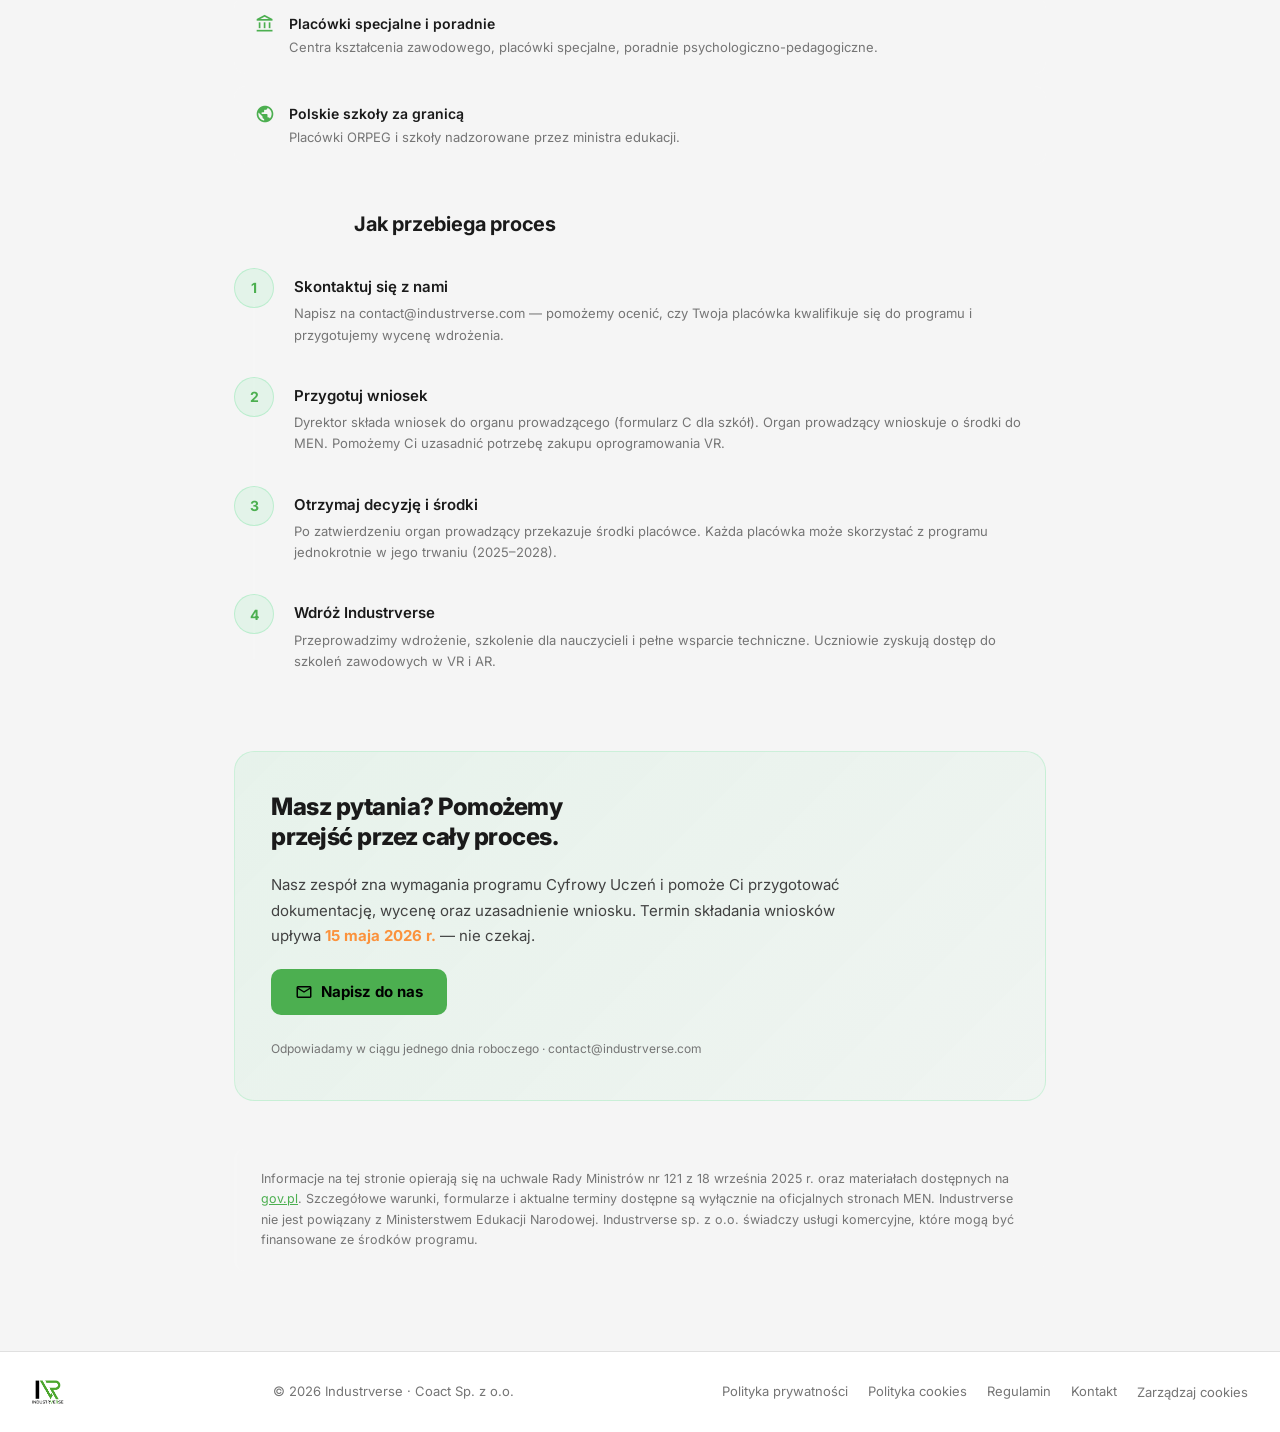
<file: finansowanie.html>
<!DOCTYPE html>
<html lang="pl">
<head>
  <meta charset="UTF-8">
  <meta name="viewport" content="width=device-width, initial-scale=1.0">
  <title>Finansowanie — Industrverse</title>
  <meta name="description" content="Dowiedz się, jak sfinansować wdrożenie platformy Industrverse ze środków programu Cyfrowy Uczeń. Skontaktuj się z nami, żeby ustalić szczegóły.">

  <link rel="preconnect" href="https://fonts.googleapis.com">
  <link rel="preconnect" href="https://fonts.gstatic.com" crossorigin>
  <link href="https://fonts.googleapis.com/css2?family=Inter:wght@300;400;500;600;700;800&display=swap" rel="stylesheet">

  <link rel="icon" type="image/png" href="img/favicon.png?v=2">
  <link rel="shortcut icon" href="img/favicon.png?v=2">
  <link rel="apple-touch-icon" href="img/favicon.png?v=2">

  <link href="https://fonts.googleapis.com/icon?family=Material+Icons+Outlined" rel="stylesheet">

  <link rel="stylesheet" href="css/variables.css">
  <link rel="stylesheet" href="css/base.css">
  <link rel="stylesheet" href="css/nav.css">
  <link rel="stylesheet" href="css/cta.css">
  <link rel="stylesheet" href="css/cookies.css">

  <style>
    /* ── Layout ── */
    .fin-wrap {
      max-width: 860px;
      margin: 0 auto;
      padding: 100px 24px 80px;
    }

    /* ── Hero ── */
    .fin-hero {
      display: flex;
      flex-direction: column;
      gap: 16px;
      margin-bottom: 64px;
    }
    .fin-badge {
      display: inline-flex;
      align-items: center;
      gap: 6px;
      background: rgba(74, 222, 128, 0.12);
      color: var(--green);
      font-size: 12px;
      font-weight: 600;
      letter-spacing: 0.06em;
      text-transform: uppercase;
      padding: 5px 12px;
      border-radius: 999px;
      width: fit-content;
    }
    .fin-hero h1 {
      font-size: clamp(30px, 5vw, 48px);
      font-weight: 800;
      color: var(--text);
      letter-spacing: -0.03em;
      line-height: 1.15;
    }
    .fin-hero h1 em {
      font-style: normal;
      color: var(--green);
    }
    .fin-hero p.lead {
      font-size: 17px;
      color: var(--text-2);
      line-height: 1.7;
      max-width: 640px;
    }
    .fin-hero-actions {
      display: flex;
      align-items: center;
      gap: 12px;
      flex-wrap: wrap;
      margin-top: 8px;
    }
    .btn-fin-primary {
      display: inline-flex;
      align-items: center;
      gap: 8px;
      padding: 12px 24px;
      background: var(--green);
      color: #000;
      font-size: 15px;
      font-weight: 700;
      border: none;
      border-radius: 10px;
      cursor: pointer;
      text-decoration: none;
    }
    .btn-fin-primary:hover { opacity: 0.88; }
    .btn-fin-secondary {
      display: inline-flex;
      align-items: center;
      gap: 8px;
      padding: 12px 24px;
      background: transparent;
      color: var(--text-2);
      font-size: 15px;
      font-weight: 600;
      border: 1px solid rgba(255,255,255,0.12);
      border-radius: 10px;
      cursor: pointer;
      text-decoration: none;
    }
    .btn-fin-secondary:hover { border-color: rgba(255,255,255,0.28); color: var(--text); }

    /* ── Program card ── */
    .prog-card {
      background: rgba(255,255,255,0.03);
      border: 1px solid rgba(255,255,255,0.08);
      border-radius: 16px;
      overflow: hidden;
      margin-bottom: 48px;
    }
    .prog-card-header {
      display: flex;
      align-items: flex-start;
      gap: 20px;
      padding: 32px 32px 24px;
      border-bottom: 1px solid rgba(255,255,255,0.06);
    }
    .prog-icon {
      flex-shrink: 0;
      width: 52px;
      height: 52px;
      background: rgba(74, 222, 128, 0.1);
      border-radius: 14px;
      display: flex;
      align-items: center;
      justify-content: center;
      color: var(--green);
    }
    .prog-icon .material-icons-outlined { font-size: 28px; }
    .prog-card-header h2 {
      font-size: 22px;
      font-weight: 800;
      color: var(--text);
      letter-spacing: -0.02em;
      margin-bottom: 4px;
    }
    .prog-card-header p {
      font-size: 14px;
      color: var(--text-3);
      line-height: 1.5;
    }
    .prog-card-header .gov-link {
      display: inline-flex;
      align-items: center;
      gap: 4px;
      font-size: 13px;
      color: var(--green);
      text-decoration: none;
      margin-top: 6px;
    }
    .prog-card-header .gov-link:hover { text-decoration: underline; }

    .prog-grid {
      display: grid;
      grid-template-columns: repeat(auto-fit, minmax(220px, 1fr));
      gap: 0;
    }
    .prog-cell {
      padding: 24px 32px;
      border-right: 1px solid rgba(255,255,255,0.06);
      border-bottom: 1px solid rgba(255,255,255,0.06);
    }
    .prog-cell:last-child { border-right: none; }
    .prog-cell-label {
      font-size: 11px;
      font-weight: 600;
      letter-spacing: 0.08em;
      text-transform: uppercase;
      color: var(--text-3);
      margin-bottom: 8px;
    }
    .prog-cell-value {
      font-size: 15px;
      font-weight: 600;
      color: var(--text);
      line-height: 1.4;
    }
    .prog-cell-value.accent { color: var(--green); font-size: 22px; font-weight: 800; }
    .prog-cell-value.warn { color: #FB923C; }

    /* ── Sections ── */
    .fin-section {
      margin-bottom: 48px;
    }
    .fin-section h2 {
      font-size: 20px;
      font-weight: 700;
      color: var(--text);
      letter-spacing: -0.01em;
      margin-bottom: 16px;
      display: flex;
      align-items: center;
      gap: 10px;
    }
    .fin-section h2 .material-icons-outlined {
      font-size: 22px;
      color: var(--green);
    }
    .fin-section p {
      font-size: 15px;
      color: var(--text-2);
      line-height: 1.75;
    }

    /* ── Feature list ── */
    .feat-list {
      display: flex;
      flex-direction: column;
      gap: 12px;
    }
    .feat-item {
      display: flex;
      align-items: flex-start;
      gap: 14px;
      padding: 16px 20px;
      background: rgba(255,255,255,0.025);
      border: 1px solid rgba(255,255,255,0.06);
      border-radius: 12px;
    }
    .feat-item .material-icons-outlined {
      font-size: 20px;
      color: var(--green);
      flex-shrink: 0;
      margin-top: 1px;
    }
    .feat-item-text strong {
      display: block;
      font-size: 14px;
      font-weight: 600;
      color: var(--text);
      margin-bottom: 2px;
    }
    .feat-item-text span {
      font-size: 13px;
      color: var(--text-3);
      line-height: 1.5;
    }

    /* ── Steps ── */
    .steps {
      display: flex;
      flex-direction: column;
      gap: 0;
      position: relative;
    }
    .steps::before {
      content: '';
      position: absolute;
      left: 19px;
      top: 28px;
      bottom: 28px;
      width: 2px;
      background: rgba(255,255,255,0.06);
    }
    .step {
      display: flex;
      align-items: flex-start;
      gap: 20px;
      padding: 16px 0;
      position: relative;
    }
    .step-num {
      flex-shrink: 0;
      width: 40px;
      height: 40px;
      border-radius: 50%;
      background: rgba(74,222,128,0.1);
      border: 1px solid rgba(74,222,128,0.25);
      display: flex;
      align-items: center;
      justify-content: center;
      font-size: 14px;
      font-weight: 700;
      color: var(--green);
      position: relative;
      z-index: 1;
    }
    .step-body strong {
      display: block;
      font-size: 15px;
      font-weight: 600;
      color: var(--text);
      margin-bottom: 4px;
      padding-top: 8px;
    }
    .step-body span {
      font-size: 13px;
      color: var(--text-3);
      line-height: 1.55;
    }

    /* ── CTA box ── */
    .fin-cta {
      background: linear-gradient(135deg, rgba(74,222,128,0.08) 0%, rgba(74,222,128,0.03) 100%);
      border: 1px solid rgba(74,222,128,0.2);
      border-radius: 20px;
      padding: 40px 36px;
      margin-top: 64px;
      display: flex;
      flex-direction: column;
      gap: 20px;
    }
    .fin-cta h2 {
      font-size: 24px;
      font-weight: 800;
      color: var(--text);
      letter-spacing: -0.02em;
      line-height: 1.25;
    }
    .fin-cta p {
      font-size: 15px;
      color: var(--text-2);
      line-height: 1.7;
      max-width: 580px;
    }
    .fin-cta-actions {
      display: flex;
      align-items: center;
      gap: 12px;
      flex-wrap: wrap;
    }
    .fin-cta .note {
      font-size: 12px;
      color: var(--text-3);
      margin-top: 4px;
    }

    /* ── Disclaimer ── */
    .fin-disclaimer {
      margin-top: 48px;
      padding: 20px 24px;
      background: rgba(255,255,255,0.02);
      border-radius: 10px;
      border-left: 3px solid rgba(255,255,255,0.1);
    }
    .fin-disclaimer p {
      font-size: 12.5px;
      color: var(--text-3);
      line-height: 1.65;
    }
    .fin-disclaimer a { color: var(--green); text-decoration: underline; }

    @media (max-width: 600px) {
      .fin-wrap { padding: 80px 16px 60px; }
      .prog-card-header { flex-direction: column; gap: 12px; padding: 20px; }
      .prog-cell { padding: 16px 20px; }
      .fin-cta { padding: 24px 20px; }
    }
  </style>
</head>
<body>

<nav>
  <a href="/" class="nav-logo">
    <img src="img/logo.png" alt="Industrverse" class="nav-logo-img">
  </a>
  <ul role="navigation" aria-label="Menu główne" class="nav-links">
    <li><a href="/finansowanie" class="active">Finansowanie</a></li>
    <li><a href="mailto:contact@industrverse.com">Kontakt</a></li>
  </ul>
  <div class="nav-actions">
    <div class="lang-toggle" role="group" aria-label="Język">
      <button class="lang-btn active" onclick="window.location.href='/finansowanie'">PL</button>
      <button class="lang-btn" onclick="window.location.href='/financing'">EN</button>
    </div>
    <div class="nav-divider" aria-hidden="true"></div>
    <a href="https://app.industrverse.com/login" class="nav-login">Zaloguj się</a>
    <a href="https://app.industrverse.com/register" class="btn btn-green btn-sm">
      <span class="material-icons-outlined">rocket_launch</span>
      Zarejestruj
    </a>
  </div>
</nav>

<div class="fin-wrap">

  <!-- Hero -->
  <div class="fin-hero">
    <span class="fin-badge">
      <span class="material-icons-outlined" style="font-size:14px">payments</span>
      Dofinansowanie
    </span>
    <h1>Wdróż Industrverse<br><em>z dofinansowaniem</em></h1>
    <p class="lead">Program <strong>Cyfrowy Uczeń</strong> Ministerstwa Edukacji Narodowej umożliwia szkołom i instytucjom edukacyjnym pozyskanie środków na zakup sprzętu i oprogramowania cyfrowego — w tym platformy Industrverse. Pomożemy Ci przejść przez cały proces.</p>
    <div class="fin-hero-actions">
      <a href="mailto:contact@industrverse.com?subject=Cyfrowy%20Uczeń%20—%20zapytanie%20o%20dofinansowanie" class="btn-fin-primary">
        <span class="material-icons-outlined" style="font-size:18px">mail_outline</span>
        Zapytaj o szczegóły
      </a>
      <a href="https://www.gov.pl/web/edukacja/cyfrowy-uczen" target="_blank" rel="noopener" class="btn-fin-secondary">
        <span class="material-icons-outlined" style="font-size:16px">open_in_new</span>
        Strona programu
      </a>
    </div>
  </div>

  <!-- Program card -->
  <div class="prog-card">
    <div class="prog-card-header">
      <div class="prog-icon">
        <span class="material-icons-outlined">school</span>
      </div>
      <div>
        <h2>Cyfrowy Uczeń</h2>
        <p>Program Ministerstwa Edukacji Narodowej · uchwała Rady Ministrów nr 121 z 18 września 2025 r.</p>
        <a href="https://www.gov.pl/web/edukacja/cyfrowy-uczen" target="_blank" rel="noopener" class="gov-link">
          <span class="material-icons-outlined" style="font-size:14px">open_in_new</span>
          gov.pl/web/edukacja/cyfrowy-uczen
        </a>
      </div>
    </div>
    <div class="prog-grid">
      <div class="prog-cell">
        <div class="prog-cell-label">Okres programu</div>
        <div class="prog-cell-value">2025 – 2029</div>
      </div>
      <div class="prog-cell">
        <div class="prog-cell-label">Wkład własny</div>
        <div class="prog-cell-value">min. 20%</div>
      </div>
      <div class="prog-cell">
        <div class="prog-cell-label">Termin składania wniosków</div>
        <div class="prog-cell-value warn">15 maja 2026</div>
      </div>
      <div class="prog-cell">
        <div class="prog-cell-label">Dla kogo</div>
        <div class="prog-cell-value">Szkoły, przedszkola,<br>placówki oświatowe</div>
      </div>
    </div>
  </div>

  <!-- Co finansuje -->
  <div class="fin-section">
    <h2>
      <span class="material-icons-outlined">check_circle</span>
      Co obejmuje dofinansowanie
    </h2>
    <div class="feat-list">
      <div class="feat-item">
        <span class="material-icons-outlined">devices</span>
        <div class="feat-item-text">
          <strong>Sprzęt komputerowy</strong>
          <span>Laptopy, tablety, komputery stacjonarne, terminale — dla uczniów i nauczycieli.</span>
        </div>
      </div>
      <div class="feat-item">
        <span class="material-icons-outlined">integration_instructions</span>
        <div class="feat-item-text">
          <strong>Oprogramowanie specjalistyczne</strong>
          <span>Licencje na platformy edukacyjne, w tym narzędzia do szkoleń VR/AR i symulatorów zawodowych.</span>
        </div>
      </div>
      <div class="feat-item">
        <span class="material-icons-outlined">menu_book</span>
        <div class="feat-item-text">
          <strong>Cyfrowe materiały edukacyjne</strong>
          <span>Zasoby dydaktyczne dostępne cyfrowo, programy kształcenia opartego na technologii.</span>
        </div>
      </div>
      <div class="feat-item">
        <span class="material-icons-outlined">vrpano</span>
        <div class="feat-item-text">
          <strong>Industrverse — platforma VR/AR</strong>
          <span>Szkolenia zawodowe w wirtualnej rzeczywistości wpisują się wprost w cele cyfrowej transformacji edukacji. Skontaktuj się z nami, żebyśmy pomogli Ci uzasadnić wniosek.</span>
        </div>
      </div>
    </div>
  </div>

  <!-- Kto może skorzystać -->
  <div class="fin-section">
    <h2>
      <span class="material-icons-outlined">group</span>
      Kto może złożyć wniosek
    </h2>
    <div class="feat-list">
      <div class="feat-item">
        <span class="material-icons-outlined">domain</span>
        <div class="feat-item-text">
          <strong>Szkoły podstawowe i ponadpodstawowe</strong>
          <span>Publiczne i niepubliczne, zarządzane przez organ prowadzący.</span>
        </div>
      </div>
      <div class="feat-item">
        <span class="material-icons-outlined">child_care</span>
        <div class="feat-item-text">
          <strong>Przedszkola</strong>
          <span>Dofinansowanie na sprzęt do użytku nauczycielskiego lub na potrzeby uczniów ze specjalnymi potrzebami.</span>
        </div>
      </div>
      <div class="feat-item">
        <span class="material-icons-outlined">account_balance</span>
        <div class="feat-item-text">
          <strong>Placówki specjalne i poradnie</strong>
          <span>Centra kształcenia zawodowego, placówki specjalne, poradnie psychologiczno-pedagogiczne.</span>
        </div>
      </div>
      <div class="feat-item">
        <span class="material-icons-outlined">public</span>
        <div class="feat-item-text">
          <strong>Polskie szkoły za granicą</strong>
          <span>Placówki ORPEG i szkoły nadzorowane przez ministra edukacji.</span>
        </div>
      </div>
    </div>
  </div>

  <!-- Jak przebiega proces -->
  <div class="fin-section">
    <h2>
      <span class="material-icons-outlined">route</span>
      Jak przebiega proces
    </h2>
    <div class="steps">
      <div class="step">
        <div class="step-num">1</div>
        <div class="step-body">
          <strong>Skontaktuj się z nami</strong>
          <span>Napisz na contact@industrverse.com — pomożemy ocenić, czy Twoja placówka kwalifikuje się do programu i przygotujemy wycenę wdrożenia.</span>
        </div>
      </div>
      <div class="step">
        <div class="step-num">2</div>
        <div class="step-body">
          <strong>Przygotuj wniosek</strong>
          <span>Dyrektor składa wniosek do organu prowadzącego (formularz C dla szkół). Organ prowadzący wnioskuje o środki do MEN. Pomożemy Ci uzasadnić potrzebę zakupu oprogramowania VR.</span>
        </div>
      </div>
      <div class="step">
        <div class="step-num">3</div>
        <div class="step-body">
          <strong>Otrzymaj decyzję i środki</strong>
          <span>Po zatwierdzeniu organ prowadzący przekazuje środki placówce. Każda placówka może skorzystać z programu jednokrotnie w jego trwaniu (2025–2028).</span>
        </div>
      </div>
      <div class="step">
        <div class="step-num">4</div>
        <div class="step-body">
          <strong>Wdróż Industrverse</strong>
          <span>Przeprowadzimy wdrożenie, szkolenie dla nauczycieli i pełne wsparcie techniczne. Uczniowie zyskują dostęp do szkoleń zawodowych w VR i AR.</span>
        </div>
      </div>
    </div>
  </div>

  <!-- CTA -->
  <div class="fin-cta">
    <h2>Masz pytania? Pomożemy<br>przejść przez cały proces.</h2>
    <p>Nasz zespół zna wymagania programu Cyfrowy Uczeń i pomoże Ci przygotować dokumentację, wycenę oraz uzasadnienie wniosku. Termin składania wniosków upływa <strong style="color: #FB923C">15 maja 2026 r.</strong> — nie czekaj.</p>
    <div class="fin-cta-actions">
      <a href="mailto:contact@industrverse.com?subject=Cyfrowy%20Uczeń%20—%20zapytanie%20o%20dofinansowanie" class="btn-fin-primary">
        <span class="material-icons-outlined" style="font-size:18px">mail_outline</span>
        Napisz do nas
      </a>
      <a href="tel:+48222500120" class="btn-fin-secondary" style="display:none" id="tel-btn">
        <span class="material-icons-outlined" style="font-size:16px">phone</span>
        Zadzwoń
      </a>
    </div>
    <p class="note">Odpowiadamy w ciągu jednego dnia roboczego · contact@industrverse.com</p>
  </div>

  <!-- Disclaimer -->
  <div class="fin-disclaimer">
    <p>Informacje na tej stronie opierają się na uchwale Rady Ministrów nr 121 z 18 września 2025 r. oraz materiałach dostępnych na <a href="https://www.gov.pl/web/edukacja/cyfrowy-uczen" target="_blank" rel="noopener">gov.pl</a>. Szczegółowe warunki, formularze i aktualne terminy dostępne są wyłącznie na oficjalnych stronach MEN. Industrverse nie jest powiązany z Ministerstwem Edukacji Narodowej. Industrverse sp. z o.o. świadczy usługi komercyjne, które mogą być finansowane ze środków programu.</p>
  </div>

</div>

<footer role="contentinfo">
  <a href="/" class="f-logo">
    <img src="img/logo.png" alt="Industrverse" class="f-logo-img">
  </a>
  <p class="f-copy">© 2026 Industrverse · Coact Sp. z o.o.</p>
  <div class="f-links">
    <a href="/polityka-prywatnosci">Polityka prywatności</a>
    <a href="/polityka-cookies">Polityka cookies</a>
    <a href="/regulamin">Regulamin</a>
    <a href="mailto:contact@industrverse.com">Kontakt</a>
    <button id="cookie-manage" class="cookie-manage-btn">Zarządzaj cookies</button>
  </div>
</footer>

<!-- ── Cookie banner ── -->
<div id="cookie-banner" class="cookie-banner" role="dialog" aria-label="Powiadomienie o cookies" hidden>
  <div class="cookie-banner-inner">
    <div class="cookie-banner-text">
      <p>Używamy cookies do analizy ruchu i poprawy działania strony. <a href="/polityka-cookies" class="cookie-link">Dowiedz się więcej</a></p>
    </div>
    <div class="cookie-banner-actions">
      <button id="cookie-decline"  class="cookie-btn cookie-btn-ghost">Odrzuć</button>
      <button id="cookie-settings" class="cookie-btn cookie-btn-outline">Ustawienia</button>
      <button id="cookie-accept"   class="cookie-btn cookie-btn-primary">Akceptuj wszystkie</button>
    </div>
  </div>
</div>

<!-- ── Cookie modal ── -->
<div id="cookie-modal" class="cookie-modal" role="dialog" aria-modal="true" aria-label="Ustawienia cookies" hidden>
  <div class="cookie-modal-backdrop"></div>
  <div class="cookie-modal-dialog">
    <div class="cookie-modal-header">
      <span class="cookie-modal-title">Ustawienia cookies</span>
      <button id="cookie-modal-close" class="cookie-modal-close" aria-label="Zamknij">✕</button>
    </div>
    <div class="cookie-modal-body">
      <p class="cookie-modal-intro">Wybierz, które cookies akceptujesz. Cookies niezbędne zawsze są aktywne. <a href="/polityka-cookies" class="cookie-link">Polityka cookies</a></p>
      <div class="cookie-category">
        <div class="cookie-category-header">
          <div class="cookie-category-meta">
            <span class="cookie-category-name">Niezbędne</span>
            <span class="cookie-category-badge">Zawsze aktywne</span>
          </div>
          <div class="cookie-toggle cookie-toggle--disabled" role="switch" aria-checked="true" aria-disabled="true">
            <span class="cookie-toggle-track"></span>
            <span class="cookie-toggle-thumb"></span>
          </div>
        </div>
        <p class="cookie-category-desc">Wymagane do działania strony: sesja, bezpieczeństwo, preferencje języka.</p>
      </div>
      <div class="cookie-category">
        <div class="cookie-category-header">
          <div class="cookie-category-meta">
            <span class="cookie-category-name">Analityczne</span>
          </div>
          <label class="cookie-toggle">
            <input type="checkbox" id="consent-analytics" class="cookie-toggle-input">
            <span class="cookie-toggle-track"></span>
            <span class="cookie-toggle-thumb"></span>
          </label>
        </div>
        <p class="cookie-category-desc">Pomagają nam zrozumieć, jak odwiedzasz stronę (Vercel Analytics). Dane są anonimowe.</p>
      </div>
    </div>
    <div class="cookie-modal-footer">
      <button id="cookie-save"       class="cookie-btn cookie-btn-primary">Zapisz ustawienia</button>
      <button id="cookie-accept-all" class="cookie-btn cookie-btn-ghost">Akceptuj wszystkie</button>
    </div>
  </div>
</div>

<script src="js/main.js"></script>

</body>
</html>
</file>
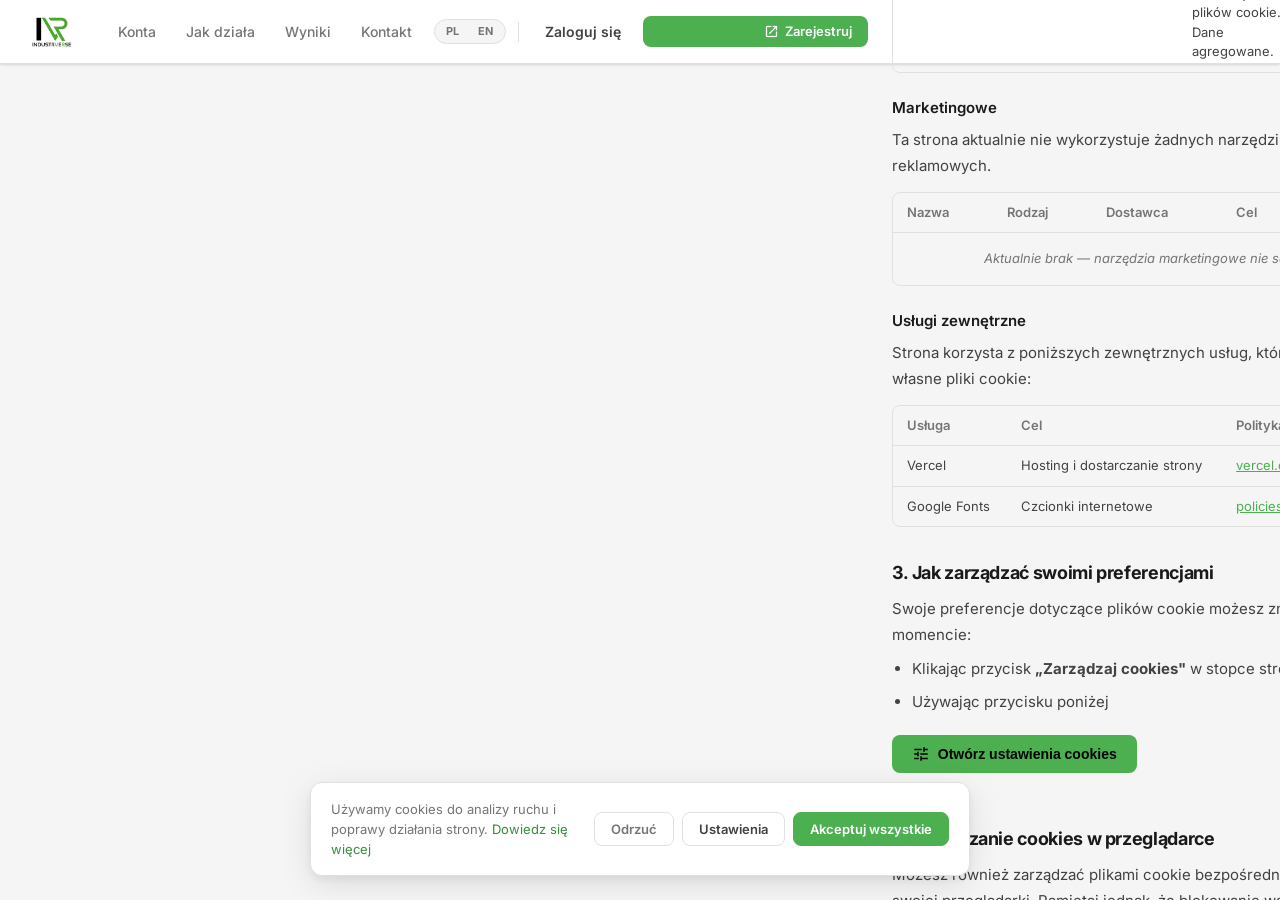
<file: polityka-cookies.html>
<!DOCTYPE html>
<html lang="pl">
<head>
  <meta charset="UTF-8">
  <meta name="viewport" content="width=device-width, initial-scale=1.0">
  <title>Polityka cookies — Industrverse</title>

  <link rel="preconnect" href="https://fonts.googleapis.com">
  <link rel="preconnect" href="https://fonts.gstatic.com" crossorigin>
  <link href="https://fonts.googleapis.com/css2?family=Inter:wght@300;400;500;600;700;800&display=swap" rel="stylesheet">

  <link rel="icon" type="image/png" href="img/favicon.png?v=2">
  <link rel="shortcut icon" href="img/favicon.png?v=2">
  <link rel="apple-touch-icon" href="img/favicon.png?v=2">

  <link href="https://fonts.googleapis.com/icon?family=Material+Icons" rel="stylesheet">

  <link rel="stylesheet" href="css/variables.css">
  <link rel="stylesheet" href="css/base.css">
  <link rel="stylesheet" href="css/nav.css">
  <link rel="stylesheet" href="css/cta.css">
  <link rel="stylesheet" href="css/cookies.css">

  <style>
    .legal-wrap {
      max-width: 760px;
      margin: 0 auto;
      padding: 100px 24px 80px;
    }
    .legal-wrap h1 {
      font-size: clamp(28px, 4vw, 42px);
      font-weight: 800;
      color: var(--text);
      letter-spacing: -0.02em;
      margin-bottom: 8px;
    }
    .legal-wrap .legal-date {
      font-size: 13px;
      color: var(--text-3);
      margin-bottom: 48px;
    }
    .legal-wrap h2 {
      font-size: 18px;
      font-weight: 700;
      color: var(--text);
      margin: 36px 0 12px;
    }
    .legal-wrap h3 {
      font-size: 15px;
      font-weight: 600;
      color: var(--text);
      margin: 24px 0 8px;
    }
    .legal-wrap p, .legal-wrap li {
      font-size: 15px;
      color: var(--text-2);
      line-height: 1.75;
    }
    .legal-wrap ul {
      padding-left: 20px;
      margin: 8px 0 16px;
    }
    .legal-wrap li { margin-bottom: 6px; }
    .legal-wrap a { color: var(--green); text-decoration: underline; }

    .policy-table-wrap {
      overflow-x: auto;
      margin: 12px 0 24px;
      border-radius: 8px;
      border: 1px solid var(--border, rgba(255,255,255,0.08));
    }
    .policy-table {
      width: 100%;
      border-collapse: collapse;
      font-size: 13px;
    }
    .policy-table th {
      background: rgba(255,255,255,0.04);
      color: var(--text-3);
      font-weight: 600;
      text-align: left;
      padding: 10px 14px;
      white-space: nowrap;
      border-bottom: 1px solid var(--border, rgba(255,255,255,0.08));
    }
    .policy-table td {
      padding: 10px 14px;
      color: var(--text-2);
      border-bottom: 1px solid var(--border, rgba(255,255,255,0.05));
      vertical-align: top;
    }
    .policy-table tr:last-child td { border-bottom: none; }
    .policy-table code {
      background: rgba(255,255,255,0.06);
      padding: 2px 6px;
      border-radius: 4px;
      font-size: 12px;
      font-family: monospace;
    }

    .btn-open-cookies {
      display: inline-flex;
      align-items: center;
      gap: 8px;
      margin: 4px 0 20px;
      padding: 10px 20px;
      background: var(--green);
      color: #000;
      font-size: 14px;
      font-weight: 600;
      border: none;
      border-radius: 8px;
      cursor: pointer;
      text-decoration: none;
    }
    .btn-open-cookies:hover { opacity: 0.9; }
  </style>
</head>
<body>

<nav>
  <a href="/" class="nav-logo">
    <img src="img/logo.png" alt="Industrverse" class="nav-logo-img">
  </a>
  <ul class="nav-links">
    <li><a href="/#accounts">Konta</a></li>
    <li><a href="/#how">Jak działa</a></li>
    <li><a href="/#results">Wyniki</a></li>
    <li><a href="mailto:contact@industrverse.com">Kontakt</a></li>
  </ul>
  <div class="nav-actions">
    <div class="lang-toggle">
      <button class="lang-btn active" onclick="window.location.href='/polityka-cookies'">PL</button>
      <button class="lang-btn" onclick="window.location.href='/cookie-policy'">EN</button>
    </div>
    <div class="nav-divider"></div>
    <a href="https://app.industrverse.com/login" class="nav-login">Zaloguj się</a>
    <a href="https://app.industrverse.com/register" class="btn btn-green btn-sm">
      <span class="material-icons">rocket_launch</span>
      Zarejestruj
    </a>
  </div>
</div>

<div class="legal-wrap">
  <h1>Polityka cookies</h1>
  <p class="legal-date">Obowiązuje od: 1 kwietnia 2026 r. · Coact Sp. z o.o.</p>

  <h2>1. Czym są pliki cookie?</h2>
  <p>Pliki cookie (ciasteczka) to małe pliki tekstowe zapisywane przez przeglądarkę na Twoim urządzeniu podczas odwiedzania stron internetowych. Mogą być odczytywane przez serwer lub skrypty strony przy kolejnych wizytach.</p>
  <p>Ta strona korzysta również z <strong>localStorage</strong> — mechanizmu pamięci lokalnej przeglądarki, który działa podobnie do cookies, ale dane przechowywane są wyłącznie po stronie klienta i nie są automatycznie wysyłane na serwer.</p>

  <h2>2. Jakich cookies używamy</h2>

  <h3>Niezbędne</h3>
  <p>Wymagane do prawidłowego działania strony. Nie można ich wyłączyć, ponieważ bez nich strona nie funkcjonuje poprawnie.</p>

  <div class="policy-table-wrap">
    <table class="policy-table">
      <thead>
        <tr>
          <th>Nazwa</th>
          <th>Rodzaj</th>
          <th>Dostawca</th>
          <th>Cel</th>
          <th>Wygaśnięcie</th>
        </tr>
      </thead>
      <tbody>
        <tr>
          <td><code>cookie-consent-v2</code></td>
          <td>localStorage</td>
          <td>industrverse.com</td>
          <td>Zapamiętuje Twoje preferencje dotyczące plików cookie</td>
          <td>Do wyczyszczenia danych przeglądarki</td>
        </tr>
        <tr>
          <td><code>iv_lang</code></td>
          <td>localStorage</td>
          <td>industrverse.com</td>
          <td>Zapamiętuje wybrany język interfejsu (PL/EN)</td>
          <td>Do wyczyszczenia danych przeglądarki</td>
        </tr>
      </tbody>
    </table>
  </div>

  <h3>Analityczne</h3>
  <p>Pomagają zrozumieć, w jaki sposób odwiedzający korzystają ze strony. Zbierane informacje są anonimowe i nie pozwalają na identyfikację konkretnej osoby.</p>

  <div class="policy-table-wrap">
    <table class="policy-table">
      <thead>
        <tr>
          <th>Nazwa</th>
          <th>Rodzaj</th>
          <th>Dostawca</th>
          <th>Cel</th>
          <th>Wygaśnięcie</th>
        </tr>
      </thead>
      <tbody>
        <tr>
          <td>Vercel Web Analytics</td>
          <td>Skrypt (bezplikowy)</td>
          <td>Vercel Inc.</td>
          <td>Anonimowe śledzenie odsłon stron. Nie przechowuje danych osobowych ani plików cookie. Dane agregowane.</td>
          <td>Sesja (brak trwałego przechowywania)</td>
        </tr>
      </tbody>
    </table>
  </div>

  <h3>Marketingowe</h3>
  <p>Ta strona aktualnie nie wykorzystuje żadnych narzędzi marketingowych ani reklamowych.</p>

  <div class="policy-table-wrap">
    <table class="policy-table">
      <thead>
        <tr>
          <th>Nazwa</th>
          <th>Rodzaj</th>
          <th>Dostawca</th>
          <th>Cel</th>
          <th>Wygaśnięcie</th>
        </tr>
      </thead>
      <tbody>
        <tr>
          <td colspan="5" style="color: var(--text-3); font-style: italic; text-align: center; padding: 16px;">Aktualnie brak — narzędzia marketingowe nie są wdrożone.</td>
        </tr>
      </tbody>
    </table>
  </div>

  <h3>Usługi zewnętrzne</h3>
  <p>Strona korzysta z poniższych zewnętrznych usług, które mogą ustawiać własne pliki cookie:</p>

  <div class="policy-table-wrap">
    <table class="policy-table">
      <thead>
        <tr>
          <th>Usługa</th>
          <th>Cel</th>
          <th>Polityka prywatności</th>
        </tr>
      </thead>
      <tbody>
        <tr>
          <td>Vercel</td>
          <td>Hosting i dostarczanie strony</td>
          <td><a href="https://vercel.com/legal/privacy-policy" target="_blank" rel="noopener">vercel.com/legal/privacy-policy</a></td>
        </tr>
        <tr>
          <td>Google Fonts</td>
          <td>Czcionki internetowe</td>
          <td><a href="https://policies.google.com/privacy" target="_blank" rel="noopener">policies.google.com/privacy</a></td>
        </tr>
      </tbody>
    </table>
  </div>

  <h2>3. Jak zarządzać swoimi preferencjami</h2>
  <p>Swoje preferencje dotyczące plików cookie możesz zmienić w dowolnym momencie:</p>
  <ul>
    <li>Klikając przycisk <strong>„Zarządzaj cookies"</strong> w stopce strony</li>
    <li>Używając przycisku poniżej</li>
  </ul>

  <button id="open-cookie-settings" class="btn-open-cookies">
    <span class="material-icons" style="font-size:18px">tune</span>
    Otwórz ustawienia cookies
  </button>

  <h2>4. Zarządzanie cookies w przeglądarce</h2>
  <p>Możesz również zarządzać plikami cookie bezpośrednio w ustawieniach swojej przeglądarki. Pamiętaj jednak, że blokowanie wszystkich plików cookie może wpłynąć na działanie niektórych stron internetowych.</p>
  <ul>
    <li><a href="https://support.google.com/chrome/answer/95647" target="_blank" rel="noopener">Google Chrome</a></li>
    <li><a href="https://support.mozilla.org/pl/kb/wzmocniona-ochrona-przed-sledzeniem" target="_blank" rel="noopener">Mozilla Firefox</a></li>
    <li><a href="https://support.apple.com/pl-pl/guide/safari/sfri11471/mac" target="_blank" rel="noopener">Safari</a></li>
    <li><a href="https://support.microsoft.com/pl-pl/microsoft-edge/usuwanie-plik%C3%B3w-cookie-w-przegl%C4%85darce-microsoft-edge-63947406-40ac-c3b8-57b9-2a946a29ae09" target="_blank" rel="noopener">Microsoft Edge</a></li>
  </ul>

  <h2>5. Zmiany polityki</h2>
  <p>Polityka cookies może być aktualizowana. O istotnych zmianach poinformujemy, aktualizując datę powyżej.</p>
  <p>Więcej informacji o przetwarzaniu danych osobowych znajdziesz w <a href="/polityka-prywatnosci">Polityce prywatności</a>.</p>
</div>

<footer role="contentinfo">
  <a href="/" class="f-logo">
    <img src="img/logo.png" alt="Industrverse" class="f-logo-img">
  </a>
  <p class="f-copy">© 2026 Industrverse · Coact Sp. z o.o.</p>
  <div class="f-links">
    <a href="/polityka-prywatnosci">Polityka prywatności</a>
    <a href="/polityka-cookies">Polityka cookies</a>
    <a href="/regulamin">Regulamin</a>
    <a href="mailto:contact@industrverse.com">Kontakt</a>
    <button id="cookie-manage" class="cookie-manage-btn">Zarządzaj cookies</button>
  </div>
</footer>

<!-- ── Cookie banner ── -->
<div id="cookie-banner" class="cookie-banner" role="dialog" aria-label="Powiadomienie o cookies" hidden>
  <div class="cookie-banner-inner">
    <div class="cookie-banner-text">
      <p>Używamy cookies do analizy ruchu i poprawy działania strony. <a href="/polityka-cookies" class="cookie-link">Dowiedz się więcej</a></p>
    </div>
    <div class="cookie-banner-actions">
      <button id="cookie-decline"  class="cookie-btn cookie-btn-ghost">Odrzuć</button>
      <button id="cookie-settings" class="cookie-btn cookie-btn-outline">Ustawienia</button>
      <button id="cookie-accept"   class="cookie-btn cookie-btn-primary">Akceptuj wszystkie</button>
    </div>
  </div>
</div>

<!-- ── Cookie modal ── -->
<div id="cookie-modal" class="cookie-modal" role="dialog" aria-modal="true" aria-label="Ustawienia cookies" hidden>
  <div class="cookie-modal-backdrop"></div>
  <div class="cookie-modal-dialog">
    <div class="cookie-modal-header">
      <span class="cookie-modal-title">Ustawienia cookies</span>
      <button id="cookie-modal-close" class="cookie-modal-close" aria-label="Zamknij">✕</button>
    </div>
    <div class="cookie-modal-body">
      <p class="cookie-modal-intro">Wybierz, które cookies akceptujesz. Cookies niezbędne zawsze są aktywne. <a href="/polityka-cookies" class="cookie-link">Polityka cookies</a></p>

      <div class="cookie-category">
        <div class="cookie-category-header">
          <div class="cookie-category-meta">
            <span class="cookie-category-name">Niezbędne</span>
            <span class="cookie-category-badge">Zawsze aktywne</span>
          </div>
          <div class="cookie-toggle cookie-toggle--disabled" role="switch" aria-checked="true" aria-disabled="true">
            <span class="cookie-toggle-track"></span>
            <span class="cookie-toggle-thumb"></span>
          </div>
        </div>
        <p class="cookie-category-desc">Wymagane do działania strony: sesja, bezpieczeństwo, preferencje języka.</p>
      </div>

      <div class="cookie-category">
        <div class="cookie-category-header">
          <div class="cookie-category-meta">
            <span class="cookie-category-name">Analityczne</span>
          </div>
          <label class="cookie-toggle">
            <input type="checkbox" id="consent-analytics" class="cookie-toggle-input">
            <span class="cookie-toggle-track"></span>
            <span class="cookie-toggle-thumb"></span>
          </label>
        </div>
        <p class="cookie-category-desc">Pomagają nam zrozumieć, jak odwiedzasz stronę (Vercel Analytics). Dane są anonimowe.</p>
      </div>
    </div>
    <div class="cookie-modal-footer">
      <button id="cookie-save"       class="cookie-btn cookie-btn-primary">Zapisz ustawienia</button>
      <button id="cookie-accept-all" class="cookie-btn cookie-btn-ghost">Akceptuj wszystkie</button>
    </div>
  </div>
</div>

<script src="js/main.js"></script>
<script>
  document.getElementById('open-cookie-settings')?.addEventListener('click', () => {
    const btn = document.getElementById('cookie-manage');
    if (btn) btn.click();
  });
</script>

</body>
</html>
</file>
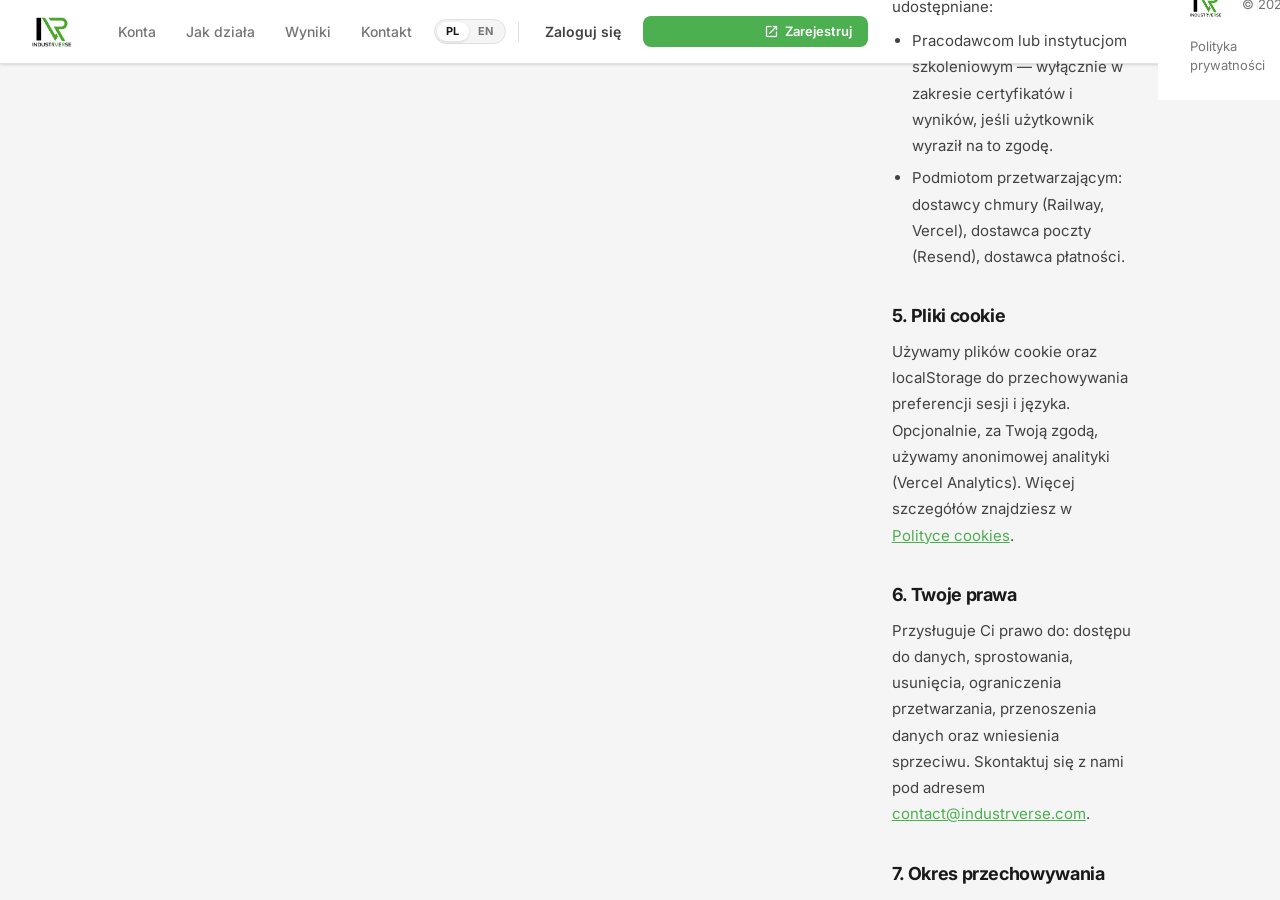
<file: polityka-prywatnosci.html>
<!DOCTYPE html>
<html lang="pl">
<head>
  <meta charset="UTF-8">
  <meta name="viewport" content="width=device-width, initial-scale=1.0">
  <title>Polityka prywatności — Industrverse</title>

  <link rel="preconnect" href="https://fonts.googleapis.com">
  <link rel="preconnect" href="https://fonts.gstatic.com" crossorigin>
  <link href="https://fonts.googleapis.com/css2?family=Inter:wght@300;400;500;600;700;800&display=swap" rel="stylesheet">

  <link rel="icon" type="image/png" href="img/favicon.png?v=2">
  <link rel="shortcut icon" href="img/favicon.png?v=2">
  <link rel="apple-touch-icon" href="img/favicon.png?v=2">

  <link href="https://fonts.googleapis.com/icon?family=Material+Icons" rel="stylesheet">

  <link rel="stylesheet" href="css/variables.css">
  <link rel="stylesheet" href="css/base.css">
  <link rel="stylesheet" href="css/nav.css">
  <link rel="stylesheet" href="css/cta.css">

  <style>
    .legal-wrap {
      max-width: 760px;
      margin: 0 auto;
      padding: 100px 24px 80px;
    }
    .legal-wrap h1 {
      font-size: clamp(28px, 4vw, 42px);
      font-weight: 800;
      color: var(--text);
      letter-spacing: -0.02em;
      margin-bottom: 8px;
    }
    .legal-wrap .legal-date {
      font-size: 13px;
      color: var(--text-3);
      margin-bottom: 48px;
    }
    .legal-wrap h2 {
      font-size: 18px;
      font-weight: 700;
      color: var(--text);
      margin: 36px 0 12px;
    }
    .legal-wrap p, .legal-wrap li {
      font-size: 15px;
      color: var(--text-2);
      line-height: 1.75;
    }
    .legal-wrap ul {
      padding-left: 20px;
      margin: 8px 0 16px;
    }
    .legal-wrap li { margin-bottom: 6px; }
    .legal-wrap a { color: var(--green); text-decoration: underline; }
  </style>
</head>
<body>

<nav>
  <a href="/" class="nav-logo">
    <img src="img/logo.png" alt="Industrverse" class="nav-logo-img">
  </a>
  <ul class="nav-links">
    <li><a href="/#accounts">Konta</a></li>
    <li><a href="/#how">Jak działa</a></li>
    <li><a href="/#results">Wyniki</a></li>
    <li><a href="mailto:contact@industrverse.com">Kontakt</a></li>
  </ul>
  <div class="nav-actions">
    <div class="lang-toggle">
      <button class="lang-btn active" onclick="window.location.href='/polityka-prywatnosci'">PL</button>
      <button class="lang-btn" onclick="window.location.href='/privacy-policy'">EN</button>
    </div>
    <div class="nav-divider"></div>
    <a href="https://app.industrverse.com/login" class="nav-login">Zaloguj się</a>
    <a href="https://app.industrverse.com/register" class="btn btn-green btn-sm">
      <span class="material-icons">rocket_launch</span>
      Zarejestruj
    </a>
  </div>
</div>

<div class="legal-wrap">
  <h1>Polityka prywatności</h1>
  <p class="legal-date">Obowiązuje od: 1 stycznia 2026 r. · Coact Sp. z o.o.</p>

  <h2>1. Administrator danych</h2>
  <p>Administratorem Twoich danych osobowych jest <strong>Coact Sp. z o.o.</strong> z siedzibą w Polsce, prowadząca platformę Industrverse. Kontakt: <a href="mailto:contact@industrverse.com">contact@industrverse.com</a>.</p>

  <h2>2. Jakie dane zbieramy</h2>
  <ul>
    <li>Dane rejestracyjne: imię, nazwisko, adres e-mail, rola zawodowa, organizacja.</li>
    <li>Dane logowania: czas i adres IP logowania, aktywność sesji.</li>
    <li>Dane o postępach: ukończone moduły, wyniki szkoleń VR, zdobyte certyfikaty.</li>
    <li>Dane techniczne: przeglądarka, system operacyjny, identyfikator urządzenia VR.</li>
  </ul>

  <h2>3. Cel przetwarzania</h2>
  <ul>
    <li>Świadczenie usług platformy (art. 6 ust. 1 lit. b RODO).</li>
    <li>Wystawianie i weryfikacja certyfikatów kompetencji.</li>
    <li>Wysyłanie powiadomień i komunikatów transakcyjnych.</li>
    <li>Zapewnienie bezpieczeństwa i zapobieganie nadużyciom.</li>
    <li>Spełnienie obowiązków prawnych.</li>
  </ul>

  <h2>4. Udostępnianie danych</h2>
  <p>Nie sprzedajemy danych osobowych. Dane mogą być udostępniane:</p>
  <ul>
    <li>Pracodawcom lub instytucjom szkoleniowym — wyłącznie w zakresie certyfikatów i wyników, jeśli użytkownik wyraził na to zgodę.</li>
    <li>Podmiotom przetwarzającym: dostawcy chmury (Railway, Vercel), dostawca poczty (Resend), dostawca płatności.</li>
  </ul>

  <h2>5. Pliki cookie</h2>
  <p>Używamy plików cookie oraz localStorage do przechowywania preferencji sesji i języka. Opcjonalnie, za Twoją zgodą, używamy anonimowej analityki (Vercel Analytics). Więcej szczegółów znajdziesz w <a href="/polityka-cookies">Polityce cookies</a>.</p>

  <h2>6. Twoje prawa</h2>
  <p>Przysługuje Ci prawo do: dostępu do danych, sprostowania, usunięcia, ograniczenia przetwarzania, przenoszenia danych oraz wniesienia sprzeciwu. Skontaktuj się z nami pod adresem <a href="mailto:contact@industrverse.com">contact@industrverse.com</a>.</p>

  <h2>7. Okres przechowywania</h2>
  <p>Dane przechowujemy przez czas trwania umowy oraz przez okres wymagany przepisami prawa (maksymalnie 6 lat po jej rozwiązaniu). Certyfikaty są archiwizowane bezterminowo, chyba że użytkownik zażąda ich usunięcia.</p>

  <h2>8. Zmiany polityki</h2>
  <p>O istotnych zmianach informujemy e-mailem z wyprzedzeniem 14 dni. Aktualna wersja jest zawsze dostępna pod adresem <a href="/polityka-prywatnosci">industrverse.com/polityka-prywatnosci</a>.</p>
</div>

<footer role="contentinfo">
  <a href="/" class="f-logo">
    <img src="img/logo.png" alt="Industrverse" class="f-logo-img">
  </a>
  <p class="f-copy">© 2026 Industrverse · Coact Sp. z o.o.</p>
  <div class="f-links">
    <a href="/polityka-prywatnosci">Polityka prywatności</a>
    <a href="/polityka-cookies">Polityka cookies</a>
    <a href="/regulamin">Regulamin</a>
    <a href="mailto:contact@industrverse.com">Kontakt</a>
  </div>
</footer>

</body>
</html>
</file>
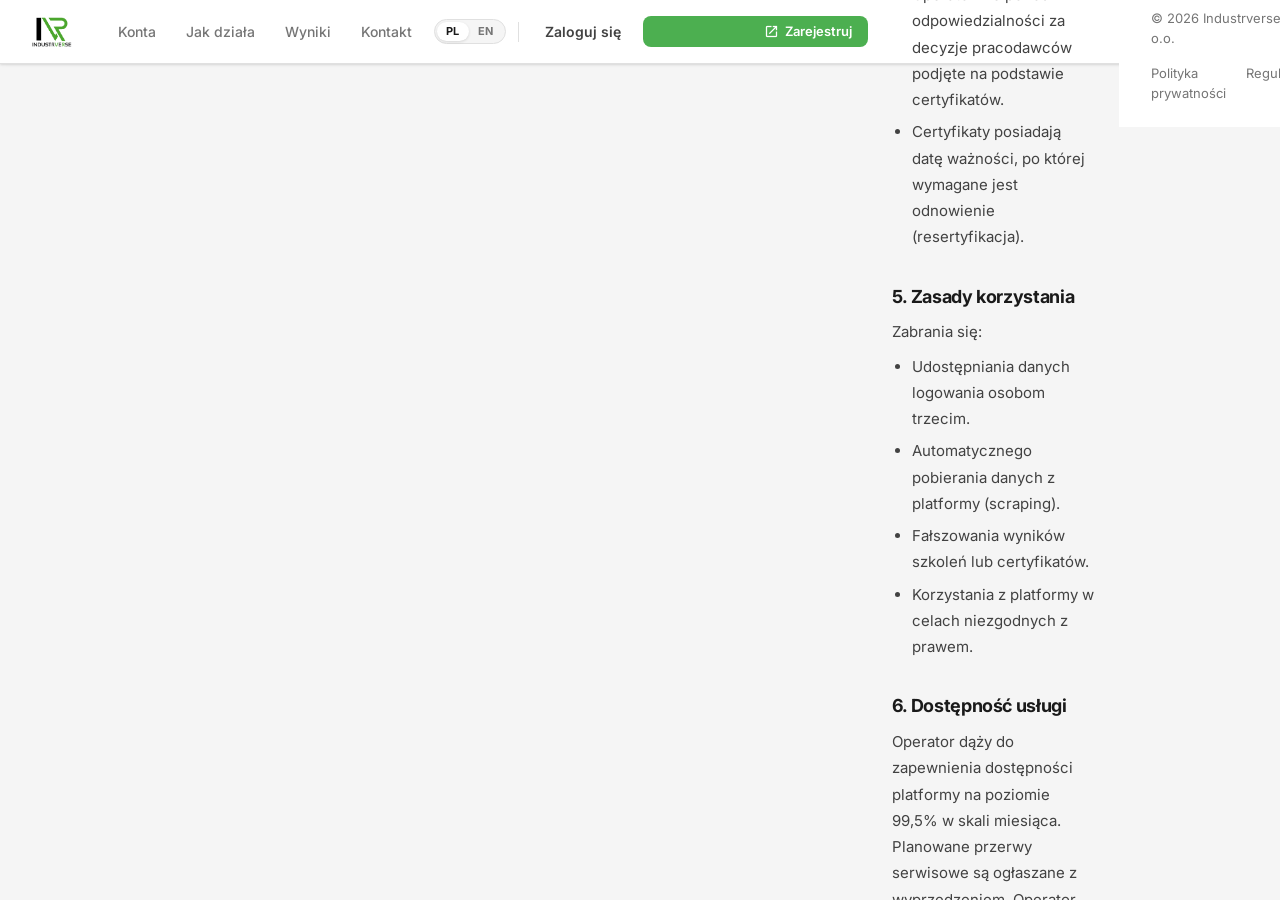
<file: regulamin.html>
<!DOCTYPE html>
<html lang="pl">
<head>
  <meta charset="UTF-8">
  <meta name="viewport" content="width=device-width, initial-scale=1.0">
  <title>Regulamin — Industrverse</title>

  <link rel="preconnect" href="https://fonts.googleapis.com">
  <link rel="preconnect" href="https://fonts.gstatic.com" crossorigin>
  <link href="https://fonts.googleapis.com/css2?family=Inter:wght@300;400;500;600;700;800&display=swap" rel="stylesheet">

  <link rel="icon" type="image/png" href="img/favicon.png?v=2">
  <link rel="apple-touch-icon" href="img/favicon.png?v=2">
  <link rel="shortcut icon" href="img/favicon.png?v=2">

  <link href="https://fonts.googleapis.com/icon?family=Material+Icons" rel="stylesheet">

  <link rel="stylesheet" href="css/variables.css">
  <link rel="stylesheet" href="css/base.css">
  <link rel="stylesheet" href="css/nav.css">
  <link rel="stylesheet" href="css/cta.css">

  <style>
    .legal-wrap {
      max-width: 760px;
      margin: 0 auto;
      padding: 100px 24px 80px;
    }
    .legal-wrap h1 {
      font-size: clamp(28px, 4vw, 42px);
      font-weight: 800;
      color: var(--text);
      letter-spacing: -0.02em;
      margin-bottom: 8px;
    }
    .legal-wrap .legal-date {
      font-size: 13px;
      color: var(--text-3);
      margin-bottom: 48px;
    }
    .legal-wrap h2 {
      font-size: 18px;
      font-weight: 700;
      color: var(--text);
      margin: 36px 0 12px;
    }
    .legal-wrap p, .legal-wrap li {
      font-size: 15px;
      color: var(--text-2);
      line-height: 1.75;
    }
    .legal-wrap ul {
      padding-left: 20px;
      margin: 8px 0 16px;
    }
    .legal-wrap li { margin-bottom: 6px; }
    .legal-wrap a { color: var(--green); text-decoration: underline; }
  </style>
</head>
<body>

<nav>
  <a href="/" class="nav-logo">
    <img src="img/logo.png" alt="Industrverse" class="nav-logo-img">
  </a>
  <ul class="nav-links">
    <li><a href="/#accounts">Konta</a></li>
    <li><a href="/#how">Jak działa</a></li>
    <li><a href="/#results">Wyniki</a></li>
    <li><a href="mailto:contact@industrverse.com">Kontakt</a></li>
  </ul>
  <div class="nav-actions">
    <div class="lang-toggle">
      <button class="lang-btn active" onclick="window.location.href='/regulamin'">PL</button>
      <button class="lang-btn" onclick="window.location.href='/terms'">EN</button>
    </div>
    <div class="nav-divider"></div>
    <a href="https://app.industrverse.com/login" class="nav-login">Zaloguj się</a>
    <a href="https://app.industrverse.com/register" class="btn btn-green btn-sm">
      <span class="material-icons">rocket_launch</span>
      Zarejestruj
    </a>
  </div>
</div>

<div class="legal-wrap">
  <h1>Regulamin platformy</h1>
  <p class="legal-date">Obowiązuje od: 1 stycznia 2026 r. · Coact Sp. z o.o.</p>

  <h2>1. Postanowienia ogólne</h2>
  <p>Niniejszy regulamin określa zasady korzystania z platformy Industrverse, dostępnej pod adresem <a href="https://app.industrverse.com">app.industrverse.com</a>, prowadzonej przez <strong>Coact Sp. z o.o.</strong> (dalej: „Operator").</p>

  <h2>2. Rodzaje kont</h2>
  <p>Platforma oferuje następujące typy kont:</p>
  <ul>
    <li><strong>Konto indywidualne</strong> (pracownik, student, poszukujący pracy) — bezpłatne.</li>
    <li><strong>Konto HR</strong> — dla specjalistów zarządzających talentami w organizacjach.</li>
    <li><strong>Konto organizacji</strong> (firma, szkoła, placówka medyczna, instytucja szkoleniowa) — wymaga aktywacji przez Operatora.</li>
  </ul>

  <h2>3. Rejestracja i weryfikacja</h2>
  <ul>
    <li>Rejestracja kont organizacji podlega weryfikacji przez Operatora w ciągu 2 dni roboczych.</li>
    <li>Użytkownik zobowiązuje się podać prawdziwe dane i aktualizować je w razie zmiany.</li>
    <li>Zabrania się zakładania kont w imieniu innych osób lub podmiotów bez ich zgody.</li>
  </ul>

  <h2>4. Szkolenia VR i certyfikaty</h2>
  <ul>
    <li>Certyfikaty kompetencji wydawane przez platformę potwierdzają ukończenie szkolenia VR w symulowanym środowisku.</li>
    <li>Operator nie ponosi odpowiedzialności za decyzje pracodawców podjęte na podstawie certyfikatów.</li>
    <li>Certyfikaty posiadają datę ważności, po której wymagane jest odnowienie (resertyfikacja).</li>
  </ul>

  <h2>5. Zasady korzystania</h2>
  <p>Zabrania się:</p>
  <ul>
    <li>Udostępniania danych logowania osobom trzecim.</li>
    <li>Automatycznego pobierania danych z platformy (scraping).</li>
    <li>Fałszowania wyników szkoleń lub certyfikatów.</li>
    <li>Korzystania z platformy w celach niezgodnych z prawem.</li>
  </ul>

  <h2>6. Dostępność usługi</h2>
  <p>Operator dąży do zapewnienia dostępności platformy na poziomie 99,5% w skali miesiąca. Planowane przerwy serwisowe są ogłaszane z wyprzedzeniem. Operator nie ponosi odpowiedzialności za przerwy wynikające z awarii infrastruktury zewnętrznej.</p>

  <h2>7. Rozwiązanie umowy</h2>
  <p>Użytkownik może usunąć konto w dowolnym momencie poprzez panel ustawień lub pisząc na adres <a href="mailto:contact@industrverse.com">contact@industrverse.com</a>. Operator może zawiesić lub usunąć konto w przypadku naruszenia regulaminu.</p>

  <h2>8. Zmiany regulaminu</h2>
  <p>O istotnych zmianach informujemy e-mailem z wyprzedzeniem 14 dni. Dalsze korzystanie z platformy po tym terminie oznacza akceptację nowego regulaminu.</p>

  <h2>9. Prawo właściwe</h2>
  <p>Regulamin podlega prawu polskiemu. Wszelkie spory rozstrzygane są przez sąd właściwy dla siedziby Operatora.</p>
</div>

<footer role="contentinfo">
  <a href="/" class="f-logo">
    <img src="img/logo.png" alt="Industrverse" class="f-logo-img">
  </a>
  <p class="f-copy">© 2026 Industrverse · Coact Sp. z o.o.</p>
  <div class="f-links">
    <a href="/polityka-prywatnosci">Polityka prywatności</a>
    <a href="/regulamin">Regulamin</a>
    <a href="mailto:contact@industrverse.com">Kontakt</a>
  </div>
</footer>

</body>
</html>
</file>
<file: css/variables.css>
/* ============================================================
   INDUSTRVERSE DESIGN TOKENS
   Matches the industrverse.com app design system
   ============================================================ */

:root {
  /* Brand colors */
  --green:       #4caf50;
  --green-dark:  #388e3c;
  --green-light: #e8f5e9;
  --green-mid:   #c8e6c9;

  /* Surfaces */
  --bg:          #f5f5f5;
  --white:       #ffffff;

  /* Text */
  --text:        #1a1a1a;
  --text-2:      #424242;
  --text-3:      #757575;

  /* Borders */
  --border:      #e0e0e0;

  /* Elevation */
  --shadow-sm:   0 1px 3px rgba(0,0,0,0.08), 0 1px 2px rgba(0,0,0,0.06);
  --shadow:      0 4px 12px rgba(0,0,0,0.08), 0 2px 4px rgba(0,0,0,0.05);
  --shadow-lg:   0 8px 32px rgba(0,0,0,0.10), 0 4px 8px rgba(0,0,0,0.06);

  /* Radius */
  --r-sm:  8px;
  --r:     12px;
  --r-lg:  16px;
  --r-xl:  24px;

  /* Spacing scale */
  --sp-1:  4px;
  --sp-2:  8px;
  --sp-3:  12px;
  --sp-4:  16px;
  --sp-5:  20px;
  --sp-6:  24px;
  --sp-8:  32px;
  --sp-10: 40px;
  --sp-12: 48px;
  --sp-16: 64px;
  --sp-20: 80px;
  --sp-24: 96px;

  /* Typography */
  --font:        'Inter', -apple-system, BlinkMacSystemFont, sans-serif;
  --font-size-xs:  11px;
  --font-size-sm:  13px;
  --font-size-md:  14px;
  --font-size-lg:  16px;
  --font-size-xl:  18px;
  --font-size-2xl: 24px;
  --font-size-3xl: 32px;
  --font-size-4xl: 40px;
}
</file>
<file: css/base.css>
/* ============================================================
   BASE — reset, typography, shared utilities
   ============================================================ */

*, *::before, *::after {
  box-sizing: border-box;
  margin: 0;
  padding: 0;
}

html {
  scroll-behavior: smooth;
}

body {
  font-family: var(--font);
  font-size: var(--font-size-md);
  line-height: 1.5;
  background: var(--bg);
  color: var(--text);
  overflow-x: hidden;
  -webkit-font-smoothing: antialiased;
  -moz-osx-font-smoothing: grayscale;
}

/* ── MATERIAL ICONS ── */
.material-icons {
  vertical-align: middle;
  font-size: 20px;
  line-height: 1;
}

/* ── LAYOUT ── */
section { position: relative; }

.wrap {
  max-width: 1140px;
  margin: 0 auto;
  padding: 0 var(--sp-6);
}

/* ── TYPOGRAPHY ── */
h2 {
  font-size: clamp(26px, 3.2vw, 40px);
  font-weight: 800;
  line-height: 1.15;
  letter-spacing: -0.02em;
  color: var(--text);
}
h2 .g { color: var(--green); }

/* ── SECTION TAG ── */
.section-tag {
  display: inline-flex;
  align-items: center;
  gap: 6px;
  font-size: var(--font-size-xs);
  font-weight: 600;
  letter-spacing: 0.1em;
  text-transform: uppercase;
  color: var(--green-dark);
  margin-bottom: var(--sp-3);
}
.section-tag .material-icons {
  font-size: 16px;
  color: var(--green);
}

/* ── CHIPS ── */
.chip {
  display: inline-flex;
  align-items: center;
  gap: 5px;
  font-size: var(--font-size-xs);
  font-weight: 600;
  letter-spacing: 0.06em;
  text-transform: uppercase;
  padding: 4px 10px;
  border-radius: 100px;
}
.chip-green { background: var(--green-light); color: var(--green-dark); }
.chip-outline { background: transparent; border: 1px solid var(--border); color: var(--text-3); }

/* ── BUTTONS ── */
.btn {
  display: inline-flex;
  align-items: center;
  gap: 6px;
  font-family: var(--font);
  font-weight: 600;
  text-decoration: none;
  border: none;
  cursor: pointer;
  transition: background 0.18s, box-shadow 0.18s, transform 0.18s;
  border-radius: var(--r-sm);
  font-size: var(--font-size-md);
  white-space: nowrap;
  line-height: 1;
}
.btn .material-icons { font-size: 18px; }

.btn-green {
  background: var(--green);
  color: #fff;
  padding: 10px 22px;
}
.btn-green:hover {
  background: var(--green-dark);
  box-shadow: 0 4px 14px rgba(76,175,80,0.35);
}

.btn-outline {
  background: transparent;
  color: var(--green);
  border: 1.5px solid var(--green);
  padding: 9px 20px;
}
.btn-outline:hover { background: var(--green-light); }

.btn-sm  { padding: 8px 16px; font-size: var(--font-size-sm); }
.btn-lg  { padding: 13px 30px; font-size: 15px; border-radius: 10px; }

/* ── SCROLL REVEAL ── */
.reveal {
  opacity: 0;
  transform: translateY(20px);
  transition: opacity 0.6s ease, transform 0.6s ease;
}
.reveal.visible {
  opacity: 1;
  transform: translateY(0);
}

/* ── STATS STRIP ── */
.stats-strip {
  background: var(--white);
  border-top: 1px solid var(--border);
  border-bottom: 1px solid var(--border);
  display: flex;
  justify-content: center;
}
.ss {
  flex: 1;
  max-width: 240px;
  padding: var(--sp-8) var(--sp-5);
  text-align: center;
  border-right: 1px solid var(--border);
}
.ss:last-child { border-right: none; }
.ss-n {
  font-size: 38px;
  font-weight: 800;
  color: var(--green);
  line-height: 1;
  margin-bottom: 6px;
  letter-spacing: -0.02em;
}
.ss-l { font-size: var(--font-size-sm); color: var(--text-3); line-height: 1.45; }

/* ── LOGOS STRIP ── */
.logos-strip {
  background: var(--white);
  padding: var(--sp-6) var(--sp-8);
  display: flex;
  align-items: center;
  gap: var(--sp-10);
  border-bottom: 1px solid var(--border);
}
.logos-lbl {
  font-size: var(--font-size-xs);
  font-weight: 600;
  letter-spacing: 0.12em;
  text-transform: uppercase;
  color: var(--text-3);
  white-space: nowrap;
  flex-shrink: 0;
}
.logos-row {
  display: flex;
  gap: var(--sp-8);
  flex-wrap: wrap;
  align-items: center;
}
.lg-n {
  font-size: var(--font-size-sm);
  font-weight: 700;
  color: #bdbdbd;
  letter-spacing: 0.04em;
  text-transform: uppercase;
  transition: color 0.2s;
}
.lg-n:hover { color: var(--text-3); }

/* ── RESPONSIVE UTILITIES ── */
@media (max-width: 960px) {
  .logos-strip { flex-direction: column; gap: var(--sp-3); padding: var(--sp-5) var(--sp-6); }
  .stats-strip { flex-wrap: wrap; }
  .ss { border-right: none; border-bottom: 1px solid var(--border); max-width: 100%; flex: none; width: 50%; }
  .ss:last-child { border-bottom: none; }
}
@media (max-width: 580px) {
  .ss { width: 100%; }
}
</file>
<file: css/nav.css>
/* ============================================================
   NAVIGATION
   ============================================================ */

nav {
  position: fixed;
  top: 0; left: 0; right: 0;
  z-index: 100;
  height: 64px;
  background: var(--white);
  border-bottom: 1px solid var(--border);
  display: flex;
  align-items: center;
  padding: 0 32px;
  gap: 0;
  box-shadow: var(--shadow-sm);
}

/* ── Logo ── */
.nav-logo {
  display: flex;
  align-items: center;
  text-decoration: none;
  flex-shrink: 0;
  margin-right: 32px;
}

.nav-logo-img {
  height: 40px;
  width: auto;
  display: block;
}

/* ── Center links ── */
.nav-links {
  list-style: none;
  display: flex;
  align-items: center;
  gap: 2px;
  flex: 1;
  justify-content: flex-end;
  margin-right: 8px;
}

.nav-links a {
  color: var(--text-3);
  text-decoration: none;
  font-size: 14px;
  font-weight: 500;
  padding: 7px 14px;
  border-radius: var(--r-sm);
  transition: color 0.15s, background 0.15s;
  white-space: nowrap;
}
.nav-links a:hover { color: var(--text); background: var(--bg); }

/* ── Right actions ── */
.nav-actions {
  display: flex;
  align-items: center;
  gap: 8px;
  flex-shrink: 0;
}

/* Divider */
.nav-divider {
  width: 1px;
  height: 20px;
  background: var(--border);
  margin: 0 4px;
}

/* Language toggle */
.lang-toggle {
  display: flex;
  align-items: center;
  background: var(--bg);
  border: 1px solid var(--border);
  border-radius: 20px;
  padding: 2px;
}

.lang-btn {
  background: none;
  border: none;
  cursor: pointer;
  font-size: 11px;
  font-weight: 700;
  font-family: inherit;
  letter-spacing: 0.04em;
  color: var(--text-3);
  padding: 4px 9px;
  border-radius: 16px;
  transition: background 0.15s, color 0.15s;
  line-height: 1;
}
.lang-btn.active {
  background: var(--white);
  color: var(--text);
  box-shadow: 0 1px 3px rgba(0,0,0,0.12);
}
.lang-btn:hover:not(.active) { color: var(--text); }

/* Login link */
.nav-login {
  color: var(--text-2) !important;
  font-size: 14px;
  font-weight: 600;
  text-decoration: none;
  padding: 7px 14px;
  border-radius: var(--r-sm);
  transition: color 0.15s, background 0.15s;
  white-space: nowrap;
}
.nav-login:hover { color: var(--text) !important; background: var(--bg); }

/* Register button — override .btn for nav */
.nav-actions .btn-green.btn-sm {
  font-size: 13px;
  padding: 8px 16px;
  gap: 6px;
  white-space: nowrap;
}
.nav-actions .btn-green.btn-sm .material-icons {
  font-size: 15px;
}

/* ── Mobile ── */
@media (max-width: 900px) {
  nav { padding: 0 20px; }
  .nav-logo { margin-right: 0; }
  .nav-links { display: none; }
  .nav-divider { display: none; }
  .nav-actions { gap: 6px; }
}

@media (max-width: 480px) {
  .nav-login { display: none; }
}
</file>
<file: css/hero.css>
/* ============================================================
   HERO + PERSONA SWITCHER
   ============================================================ */

#hero {
  padding: 100px var(--sp-6) 72px;
  background: var(--white);
  border-bottom: 1px solid var(--border);
}

.hero-inner {
  max-width: 1140px;
  margin: 0 auto;
  display: grid;
  grid-template-columns: 1fr 1fr;
  gap: 72px;
  align-items: center;
}

/* ── LEFT COL ── */
.hero-eyebrow {
  display: inline-flex;
  align-items: center;
  gap: 7px;
  background: var(--green-light);
  color: var(--green-dark);
  font-size: var(--font-size-xs);
  font-weight: 600;
  letter-spacing: 0.08em;
  text-transform: uppercase;
  padding: 6px 14px;
  border-radius: 100px;
  margin-bottom: var(--sp-6);
}
.hero-eyebrow .material-icons { font-size: 14px; }

.hero-h {
  font-size: clamp(36px, 4.2vw, 56px);
  font-weight: 800;
  line-height: 1.08;
  letter-spacing: -0.03em;
  color: var(--text);
  margin-bottom: var(--sp-5);
}
.hero-h .g { color: var(--green); }
.hero-h .b { display: block; }

.hero-sub {
  font-size: var(--font-size-lg);
  color: var(--text-2);
  line-height: 1.72;
  font-weight: 400;
  margin-bottom: var(--sp-8);
  max-width: 480px;
}

.hero-actions {
  display: flex;
  gap: var(--sp-3);
  flex-wrap: wrap;
  margin-bottom: var(--sp-8);
}

.hero-trust {
  display: flex;
  align-items: center;
  gap: 10px;
  font-size: var(--font-size-sm);
  color: var(--text-3);
}
.trust-faces { display: flex; }
.tf {
  width: 30px;
  height: 30px;
  border-radius: 50%;
  border: 2px solid var(--white);
  margin-left: -8px;
  background: var(--green-light);
  display: flex;
  align-items: center;
  justify-content: center;
  font-size: 13px;
}
.tf:first-child { margin-left: 0; }
.trust-txt strong { color: var(--text-2); }

/* ── PERSONA SWITCHER CARD ── */
.ps-card {
  background: var(--white);
  border: 1px solid var(--border);
  border-radius: var(--r-xl);
  overflow: hidden;
  box-shadow: var(--shadow-lg);
}

/* Tabs */
.ps-tabs {
  display: flex;
  background: var(--bg);
  border-bottom: 1px solid var(--border);
  overflow-x: auto;
  scrollbar-width: none;
}
.ps-tabs::-webkit-scrollbar { display: none; }

.ps-tab {
  flex: 1;
  min-width: 80px;
  padding: var(--sp-3) var(--sp-2);
  display: flex;
  flex-direction: column;
  align-items: center;
  gap: 3px;
  font-family: var(--font);
  font-size: var(--font-size-xs);
  font-weight: 600;
  color: var(--text-3);
  background: transparent;
  border: none;
  border-right: 1px solid var(--border);
  border-bottom: 2px solid transparent;
  cursor: pointer;
  transition: color 0.18s, background 0.18s, border-color 0.18s;
}
.ps-tab:last-child { border-right: none; }
.ps-tab .material-icons { font-size: 20px; color: var(--text-3); transition: color 0.18s; }
.ps-tab:hover { color: var(--text); background: var(--white); }
.ps-tab:hover .material-icons { color: var(--green); }
.ps-tab.active {
  color: var(--green-dark);
  background: var(--white);
  border-bottom-color: var(--green);
  margin-bottom: -1px;
}
.ps-tab.active .material-icons { color: var(--green); }

/* Panels */
.ps-panel { display: none; padding: var(--sp-6) var(--sp-6) var(--sp-6); }
.ps-panel.active { display: block; }

.ps-label {
  display: inline-flex;
  align-items: center;
  gap: 5px;
  font-size: var(--font-size-xs);
  font-weight: 600;
  letter-spacing: 0.08em;
  text-transform: uppercase;
  background: var(--green-light);
  color: var(--green-dark);
  border-radius: 100px;
  padding: 3px 10px;
  margin-bottom: var(--sp-3);
}
.ps-label .material-icons { font-size: 13px; }

.ps-panel h3 {
  font-size: 20px;
  font-weight: 800;
  letter-spacing: -0.02em;
  line-height: 1.2;
  margin-bottom: 10px;
  color: var(--text);
}
.ps-panel h3 .g { color: var(--green); }
.ps-panel > p {
  font-size: var(--font-size-md);
  color: var(--text-3);
  line-height: 1.65;
  margin-bottom: var(--sp-5);
}

.ps-feats {
  display: flex;
  flex-direction: column;
  gap: var(--sp-2);
  margin-bottom: var(--sp-5);
}
.ps-feat {
  display: flex;
  align-items: center;
  gap: 10px;
  font-size: var(--font-size-sm);
  color: var(--text-2);
}
.ps-feat .material-icons { font-size: 16px; color: var(--green); flex-shrink: 0; }

.ps-btns { display: flex; gap: 10px; }

/* ── RESPONSIVE ── */
@media (max-width: 960px) {
  .hero-inner {
    grid-template-columns: 1fr;
    gap: var(--sp-10);
  }
}
</file>
<file: css/sections.css>
/* ============================================================
   SECTIONS — how it works, accounts, results, compare
   ============================================================ */

/* ── HOW IT WORKS ── */
#how {
  padding: var(--sp-24) 0;
  background: var(--bg);
}

.how-head {
  text-align: center;
  max-width: 580px;
  margin: 0 auto var(--sp-12);
}
.how-head p { font-size: var(--font-size-lg); color: var(--text-3); margin-top: var(--sp-3); line-height: 1.65; }

.steps {
  display: grid;
  grid-template-columns: repeat(3, 1fr);
  gap: var(--sp-4);
}

.step {
  background: var(--white);
  border: 1px solid var(--border);
  border-radius: var(--r-lg);
  padding: var(--sp-8) var(--sp-6);
  transition: box-shadow 0.2s, transform 0.2s;
}
.step:hover { box-shadow: var(--shadow-lg); transform: translateY(-2px); }

.step-num {
  width: 32px;
  height: 32px;
  border-radius: var(--r-sm);
  background: var(--green-light);
  color: var(--green-dark);
  font-size: var(--font-size-sm);
  font-weight: 800;
  display: flex;
  align-items: center;
  justify-content: center;
  margin-bottom: var(--sp-5);
}

.step-ico {
  width: 48px;
  height: 48px;
  border-radius: var(--r);
  background: var(--green-light);
  border: 1px solid var(--green-mid);
  display: flex;
  align-items: center;
  justify-content: center;
  margin-bottom: var(--sp-4);
  transition: background 0.2s;
}
.step-ico .material-icons { font-size: 24px; color: var(--green); }
.step:hover .step-ico { background: var(--green-mid); }

.step h3 { font-size: 17px; font-weight: 700; letter-spacing: -0.01em; margin-bottom: 10px; }
.step p { font-size: var(--font-size-md); color: var(--text-3); line-height: 1.65; }
.step p strong { color: var(--text-2); font-weight: 600; }


/* ── ACCOUNTS ── */
#accounts {
  padding: var(--sp-24) 0;
  background: var(--white);
  border-top: 1px solid var(--border);
}

.acc-head { text-align: center; margin-bottom: var(--sp-12); }
.acc-head p { font-size: var(--font-size-lg); color: var(--text-3); margin-top: var(--sp-3); }

.acc-layout {
  display: grid;
  grid-template-columns: 1fr 1fr;
  gap: var(--sp-5);
}

/* Base card */
.acc-group {
  background: var(--white);
  border: 1px solid var(--border);
  border-radius: var(--r-xl);
  overflow: hidden;
  transition: box-shadow 0.2s;
}
.acc-group:hover { box-shadow: var(--shadow); }

/* Featured individual — spans full width */
.acc-group.featured {
  grid-column: 1 / -1;
  border-color: var(--green);
  box-shadow: 0 0 0 1px var(--green), var(--shadow);
}

/* Group header */
.acc-group-header {
  padding: var(--sp-5) var(--sp-6);
  background: var(--bg);
  border-bottom: 1px solid var(--border);
  display: flex;
  align-items: center;
  gap: var(--sp-4);
}
.acc-group.featured .acc-group-header {
  background: linear-gradient(135deg, var(--green-light), #f1f8e9);
  border-bottom-color: var(--green-mid);
}

.acc-gh-ico {
  width: 44px;
  height: 44px;
  border-radius: var(--r);
  flex-shrink: 0;
  background: var(--white);
  border: 1px solid var(--border);
  display: flex;
  align-items: center;
  justify-content: center;
}
.acc-gh-ico .material-icons { font-size: 22px; color: var(--green); }
.acc-group.featured .acc-gh-ico { background: var(--green); border-color: var(--green); }
.acc-group.featured .acc-gh-ico .material-icons { color: #fff; }

.acc-gh-title { font-size: 15px; font-weight: 700; color: var(--text); }
.acc-gh-sub { font-size: var(--font-size-xs); color: var(--text-3); margin-top: 2px; }

.acc-featured-pill {
  margin-left: auto;
  display: inline-flex;
  align-items: center;
  gap: 5px;
  background: var(--green);
  color: #fff;
  font-size: var(--font-size-xs);
  font-weight: 700;
  letter-spacing: 0.06em;
  text-transform: uppercase;
  padding: 5px 12px;
  border-radius: 100px;
}
.acc-featured-pill .material-icons { font-size: 13px; }

/* Featured: 3-col persona grid */
.acc-group.featured .acc-personas {
  display: grid;
  grid-template-columns: repeat(3, 1fr);
}

/* Org: single stacked */
.acc-personas.single {}

/* Persona row */
.acc-persona {
  display: flex;
  align-items: flex-start;
  gap: var(--sp-4);
  padding: var(--sp-5) var(--sp-5);
  border-right: 1px solid var(--border);
  border-bottom: 1px solid var(--border);
  text-decoration: none;
  color: inherit;
  cursor: pointer;
  transition: background 0.18s;
}
.acc-persona:last-child { border-right: none; }
.acc-group.featured .acc-persona { border-bottom: none; }
.acc-personas.single .acc-persona { border-right: none; border-bottom: none; }
.acc-persona:hover { background: var(--bg); }

.ap-ico-wrap {
  width: 40px;
  height: 40px;
  border-radius: 10px;
  flex-shrink: 0;
  background: var(--bg);
  border: 1px solid var(--border);
  display: flex;
  align-items: center;
  justify-content: center;
  transition: background 0.18s, border-color 0.18s;
}
.ap-ico-wrap .material-icons { font-size: 20px; color: var(--text-3); transition: color 0.18s; }
.acc-persona:hover .ap-ico-wrap { background: var(--green-light); border-color: var(--green-mid); }
.acc-persona:hover .ap-ico-wrap .material-icons { color: var(--green); }

.ap-body { flex: 1; min-width: 0; }

.ap-title {
  font-size: var(--font-size-md);
  font-weight: 700;
  color: var(--text);
  margin-bottom: 4px;
  display: flex;
  align-items: center;
  gap: 6px;
  flex-wrap: wrap;
}
.ap-badge {
  font-size: 10px;
  font-weight: 700;
  letter-spacing: 0.06em;
  text-transform: uppercase;
  background: var(--green-light);
  color: var(--green-dark);
  border-radius: 100px;
  padding: 2px 8px;
}

.ap-desc { font-size: var(--font-size-sm); color: var(--text-3); line-height: 1.6; margin-bottom: 10px; }

.ap-chips { display: flex; gap: 5px; flex-wrap: wrap; }
.ap-chip {
  font-size: 11px;
  color: var(--text-3);
  background: var(--bg);
  border: 1px solid var(--border);
  border-radius: 6px;
  padding: 2px 8px;
}

.ap-arrow {
  flex-shrink: 0;
  margin-top: 2px;
  color: var(--border);
  transition: color 0.18s, transform 0.18s;
}
.acc-persona:hover .ap-arrow { color: var(--green); transform: translateX(2px); }
.ap-arrow .material-icons { font-size: 18px; }

/* Org grid below featured */
.acc-orgs {
  display: grid;
  grid-template-columns: repeat(2, 1fr);
  gap: var(--sp-5);
  grid-column: 1 / -1;
}


/* ── RESULTS ── */
#results {
  padding: var(--sp-24) 0;
  background: var(--bg);
}

.res-head { text-align: center; margin-bottom: var(--sp-12); }
.res-head p { font-size: var(--font-size-lg); color: var(--text-3); margin-top: var(--sp-3); }

.metrics {
  display: grid;
  grid-template-columns: repeat(4, 1fr);
  gap: var(--sp-4);
  margin-bottom: var(--sp-5);
}

.mc {
  background: var(--white);
  border: 1px solid var(--border);
  border-radius: var(--r-lg);
  padding: var(--sp-6);
  transition: box-shadow 0.2s, transform 0.2s;
}
.mc:hover { box-shadow: var(--shadow); transform: translateY(-2px); }

.mc-n { font-size: 44px; font-weight: 800; color: var(--green); line-height: 1; margin-bottom: 8px; letter-spacing: -0.02em; }
.mc-l { font-size: var(--font-size-md); font-weight: 700; color: var(--text); margin-bottom: 5px; }
.mc-d { font-size: var(--font-size-sm); color: var(--text-3); line-height: 1.55; }

.testimonial {
  background: var(--white);
  border: 1px solid var(--border);
  border-radius: var(--r-xl);
  padding: var(--sp-10) var(--sp-12);
  display: flex;
  gap: var(--sp-6);
  align-items: flex-start;
}
.q-icon { color: var(--green-mid); flex-shrink: 0; margin-top: 2px; }
.q-icon .material-icons { font-size: 36px; }
.q-text { font-size: 17px; font-style: italic; color: var(--text-2); line-height: 1.72; margin-bottom: var(--sp-4); font-weight: 400; }
.q-src {
  display: flex;
  align-items: center;
  gap: 7px;
  font-size: var(--font-size-xs);
  font-weight: 600;
  color: var(--text-3);
  letter-spacing: 0.06em;
  text-transform: uppercase;
}
.q-src .material-icons { font-size: 14px; color: var(--green); }


/* ── COMPARE ── */
#compare {
  padding: var(--sp-24) 0;
  background: var(--white);
  border-top: 1px solid var(--border);
}

.cmp-head { text-align: center; margin-bottom: var(--sp-10); }
.cmp-head p { font-size: var(--font-size-lg); color: var(--text-3); margin-top: var(--sp-3); }

table {
  width: 100%;
  border-collapse: collapse;
  background: var(--white);
  border: 1px solid var(--border);
  border-radius: var(--r-lg);
  overflow: hidden;
  box-shadow: var(--shadow-sm);
}
thead th {
  padding: var(--sp-4) var(--sp-6);
  text-align: left;
  font-size: var(--font-size-sm);
  font-weight: 700;
  letter-spacing: 0.04em;
  border-bottom: 1px solid var(--border);
  background: var(--bg);
  color: var(--text-3);
}
.th-ok { color: var(--green-dark); background: var(--green-light) !important; }
thead th .material-icons { font-size: 15px; vertical-align: middle; margin-right: 5px; }

tbody tr { border-bottom: 1px solid var(--border); }
tbody tr:last-child { border-bottom: none; }
tbody tr:hover td { background: #fafafa; }

td { padding: 15px var(--sp-6); font-size: var(--font-size-md); vertical-align: middle; }
td:first-child { color: var(--text-2); font-weight: 500; }

.td-y { color: var(--green-dark); font-weight: 500; display: flex; align-items: center; gap: 5px; }
.td-y .material-icons { font-size: 16px; color: var(--green); }
.td-n { color: #bdbdbd; display: flex; align-items: center; gap: 5px; }
.td-n .material-icons { font-size: 16px; }


/* ── RESPONSIVE ── */
@media (max-width: 960px) {
  .steps { grid-template-columns: 1fr; }
  .metrics { grid-template-columns: 1fr 1fr; }
  .acc-layout { grid-template-columns: 1fr; }
  .acc-orgs { grid-template-columns: 1fr; }
  .acc-group.featured .acc-personas { grid-template-columns: 1fr; }
  .acc-group.featured .acc-persona { border-right: none; border-bottom: 1px solid var(--border); }
  .acc-group.featured .acc-persona:last-child { border-bottom: none; }
  .testimonial { flex-direction: column; gap: var(--sp-3); padding: var(--sp-6); }
  table { font-size: 12px; }
  td, th { padding: var(--sp-3) var(--sp-4); }
}
@media (max-width: 580px) {
  .metrics { grid-template-columns: 1fr; }
}
</file>
<file: css/cta.css>
/* ============================================================
   CTA SECTION + FOOTER
   ============================================================ */

/* ── CTA ── */
#cta {
  padding: var(--sp-24) var(--sp-6);
  background: var(--green);
}

.cta-inner {
  max-width: 640px;
  margin: 0 auto;
  text-align: center;
}

.cta-inner .section-tag {
  justify-content: center;
  color: rgba(255,255,255,0.8);
  margin-bottom: var(--sp-4);
}
.cta-inner .section-tag .material-icons { color: #fff; }

.cta-inner h2 {
  font-size: clamp(30px, 4vw, 48px);
  font-weight: 800;
  color: #fff;
  letter-spacing: -0.02em;
  margin-bottom: var(--sp-4);
  line-height: 1.1;
}

.cta-inner > p {
  font-size: var(--font-size-lg);
  color: rgba(255,255,255,0.85);
  line-height: 1.7;
  margin-bottom: var(--sp-8);
}

/* Email form */
.email-row {
  display: flex;
  max-width: 460px;
  margin: 0 auto var(--sp-4);
  background: #fff;
  border-radius: 10px;
  overflow: hidden;
  box-shadow: 0 4px 24px rgba(0,0,0,0.15);
}

.email-row input {
  flex: 1;
  background: transparent;
  border: none;
  outline: none;
  padding: 15px var(--sp-4);
  font-family: var(--font);
  font-size: var(--font-size-md);
  color: var(--text);
}
.email-row input::placeholder { color: var(--text-3); }

.email-row button {
  background: var(--text);
  border: none;
  cursor: pointer;
  padding: 15px var(--sp-6);
  font-family: var(--font);
  font-weight: 700;
  font-size: var(--font-size-md);
  color: #fff;
  white-space: nowrap;
  transition: background 0.2s;
  display: flex;
  align-items: center;
  gap: 6px;
}
.email-row button .material-icons { font-size: 18px; }
.email-row button:hover { background: #333; }

/* Fine print */
.cta-fine {
  font-size: var(--font-size-xs);
  color: rgba(255,255,255,0.6);
  margin-bottom: var(--sp-6);
}
.cta-fine a { color: rgba(255,255,255,0.8); text-decoration: underline; }

/* Trust perks */
.cta-perks {
  display: flex;
  justify-content: center;
  gap: var(--sp-6);
  flex-wrap: wrap;
}
.cta-perk {
  font-size: var(--font-size-sm);
  color: rgba(255,255,255,0.85);
  display: flex;
  align-items: center;
  gap: 5px;
}
.cta-perk .material-icons { font-size: 16px; color: #fff; }


/* ── FOOTER ── */
footer {
  background: var(--white);
  border-top: 1px solid var(--border);
  padding: var(--sp-6) var(--sp-8);
  display: flex;
  align-items: center;
  justify-content: space-between;
  flex-wrap: wrap;
  gap: var(--sp-4);
}

.f-logo {
  display: flex;
  align-items: center;
  text-decoration: none;
}
.f-logo-img {
  height: 32px;
  width: auto;
  display: block;
}

.f-copy { font-size: var(--font-size-sm); color: var(--text-3); }

.f-links { display: flex; gap: var(--sp-5); }
.f-links a {
  font-size: var(--font-size-sm);
  color: var(--text-3);
  text-decoration: none;
  transition: color 0.18s;
}
.f-links a:hover { color: var(--green); }
</file>
<file: css/cookies.css>
/* ============================================================
   COOKIE CONSENT — banner + modal
   ============================================================ */

/* ── Banner ── */
.cookie-banner {
  position: fixed;
  bottom: 24px;
  left: 50%;
  transform: translateX(-50%);
  z-index: 500;
  width: calc(100% - 48px);
  max-width: 660px;
  background: var(--white);
  border: 1px solid var(--border);
  border-radius: var(--r);
  box-shadow: var(--shadow-lg);
  animation: cookie-slide-up 0.35s ease;
}
.cookie-banner[hidden] { display: none; }

@keyframes cookie-slide-up {
  from { opacity: 0; transform: translateX(-50%) translateY(16px); }
  to   { opacity: 1; transform: translateX(-50%) translateY(0); }
}

.cookie-banner-inner {
  display: flex;
  align-items: center;
  gap: 20px;
  padding: 16px 20px;
  flex-wrap: wrap;
}

.cookie-banner-text {
  flex: 1;
  min-width: 200px;
}
.cookie-banner-text p {
  font-size: var(--font-size-sm);
  color: var(--text-3);
  line-height: 1.55;
  margin: 0;
}
.cookie-link {
  color: var(--green-dark);
  text-decoration: none;
}
.cookie-link:hover { text-decoration: underline; }

.cookie-banner-actions {
  display: flex;
  gap: 8px;
  flex-shrink: 0;
  flex-wrap: wrap;
}

/* ── Buttons ── */
.cookie-btn {
  font-size: 13px;
  font-weight: 600;
  padding: 8px 16px;
  border-radius: var(--r-sm);
  border: 1px solid transparent;
  cursor: pointer;
  transition: background 0.15s, color 0.15s, border-color 0.15s;
  white-space: nowrap;
  font-family: var(--font);
}
.cookie-btn-primary {
  background: var(--green);
  color: #fff;
  border-color: var(--green);
}
.cookie-btn-primary:hover {
  background: var(--green-dark);
  border-color: var(--green-dark);
}
.cookie-btn-ghost {
  background: transparent;
  color: var(--text-3);
  border-color: var(--border);
}
.cookie-btn-ghost:hover {
  color: var(--text);
  background: var(--bg);
}
.cookie-btn-outline {
  background: transparent;
  color: var(--text-2);
  border-color: var(--border);
}
.cookie-btn-outline:hover {
  border-color: var(--green);
  color: var(--green-dark);
}

/* ── Modal ── */
.cookie-modal {
  position: fixed;
  inset: 0;
  z-index: 600;
  display: flex;
  align-items: center;
  justify-content: center;
  padding: 16px;
}
.cookie-modal[hidden] { display: none; }

.cookie-modal-backdrop {
  position: absolute;
  inset: 0;
  background: rgba(0, 0, 0, 0.4);
  backdrop-filter: blur(3px);
}

.cookie-modal-dialog {
  position: relative;
  z-index: 1;
  background: var(--white);
  border: 1px solid var(--border);
  border-radius: var(--r);
  box-shadow: var(--shadow-lg);
  width: 100%;
  max-width: 500px;
  max-height: min(90vh, 640px);
  overflow: hidden;
  display: flex;
  flex-direction: column;
  animation: cookie-modal-appear 0.22s ease;
}
@keyframes cookie-modal-appear {
  from { opacity: 0; transform: scale(0.96) translateY(10px); }
  to   { opacity: 1; transform: scale(1) translateY(0); }
}

.cookie-modal-header {
  display: flex;
  align-items: center;
  justify-content: space-between;
  padding: 18px 20px 14px;
  border-bottom: 1px solid var(--border);
  flex-shrink: 0;
}
.cookie-modal-title {
  font-size: 15px;
  font-weight: 700;
  color: var(--text);
}
.cookie-modal-close {
  background: none;
  border: none;
  color: var(--text-3);
  cursor: pointer;
  font-size: 16px;
  padding: 4px 8px;
  border-radius: var(--r-sm);
  transition: color 0.15s, background 0.15s;
  line-height: 1;
}
.cookie-modal-close:hover { color: var(--text); background: var(--bg); }

.cookie-modal-body {
  padding: 18px 20px;
  overflow-y: auto;
  flex: 1;
  display: flex;
  flex-direction: column;
  gap: 10px;
}
.cookie-modal-intro {
  font-size: 13px;
  color: var(--text-3);
  line-height: 1.6;
  margin-bottom: 4px;
}

/* ── Category row ── */
.cookie-category {
  background: var(--bg);
  border: 1px solid var(--border);
  border-radius: var(--r-sm);
  padding: 12px 14px;
}
.cookie-category-header {
  display: flex;
  align-items: center;
  justify-content: space-between;
  margin-bottom: 6px;
}
.cookie-category-meta {
  display: flex;
  align-items: center;
  gap: 8px;
}
.cookie-category-name {
  font-size: 13px;
  font-weight: 600;
  color: var(--text);
}
.cookie-category-badge {
  font-size: 11px;
  color: var(--green-dark);
  background: var(--green-light);
  border: 1px solid var(--green-mid);
  padding: 2px 8px;
  border-radius: 20px;
  white-space: nowrap;
}
.cookie-category-desc {
  font-size: 12px;
  color: var(--text-3);
  line-height: 1.55;
}

/* ── Toggle switch ── */
.cookie-toggle {
  position: relative;
  display: inline-flex;
  align-items: center;
  width: 40px;
  height: 22px;
  flex-shrink: 0;
  cursor: pointer;
}
.cookie-toggle--disabled {
  cursor: default;
  pointer-events: none;
}
.cookie-toggle-input {
  position: absolute;
  opacity: 0;
  width: 0;
  height: 0;
}
.cookie-toggle-track {
  position: absolute;
  inset: 0;
  background: var(--border);
  border-radius: 11px;
  transition: background 0.2s;
}
.cookie-toggle-input:checked ~ .cookie-toggle-track,
.cookie-toggle--disabled .cookie-toggle-track {
  background: var(--green);
}
.cookie-toggle-thumb {
  position: absolute;
  top: 3px;
  left: 3px;
  width: 16px;
  height: 16px;
  background: #fff;
  border-radius: 50%;
  transition: transform 0.2s;
  pointer-events: none;
  box-shadow: 0 1px 3px rgba(0,0,0,0.2);
}
.cookie-toggle-input:checked ~ .cookie-toggle-thumb,
.cookie-toggle--disabled .cookie-toggle-thumb {
  transform: translateX(18px);
}

.cookie-modal-footer {
  padding: 14px 20px 18px;
  border-top: 1px solid var(--border);
  display: flex;
  gap: 8px;
  flex-shrink: 0;
  flex-wrap: wrap;
}

/* ── Manage cookies link in page footer ── */
.cookie-manage-btn {
  background: none;
  border: none;
  color: var(--text-3);
  cursor: pointer;
  font-family: var(--font);
  font-size: var(--font-size-sm);
  padding: 0;
  transition: color 0.15s;
  text-decoration: none;
}
.cookie-manage-btn:hover { color: var(--green-dark); }

@media (max-width: 600px) {
  .cookie-banner { bottom: 12px; width: calc(100% - 24px); }
  .cookie-banner-actions { width: 100%; }
  .cookie-btn { flex: 1; text-align: center; }
}
</file>
